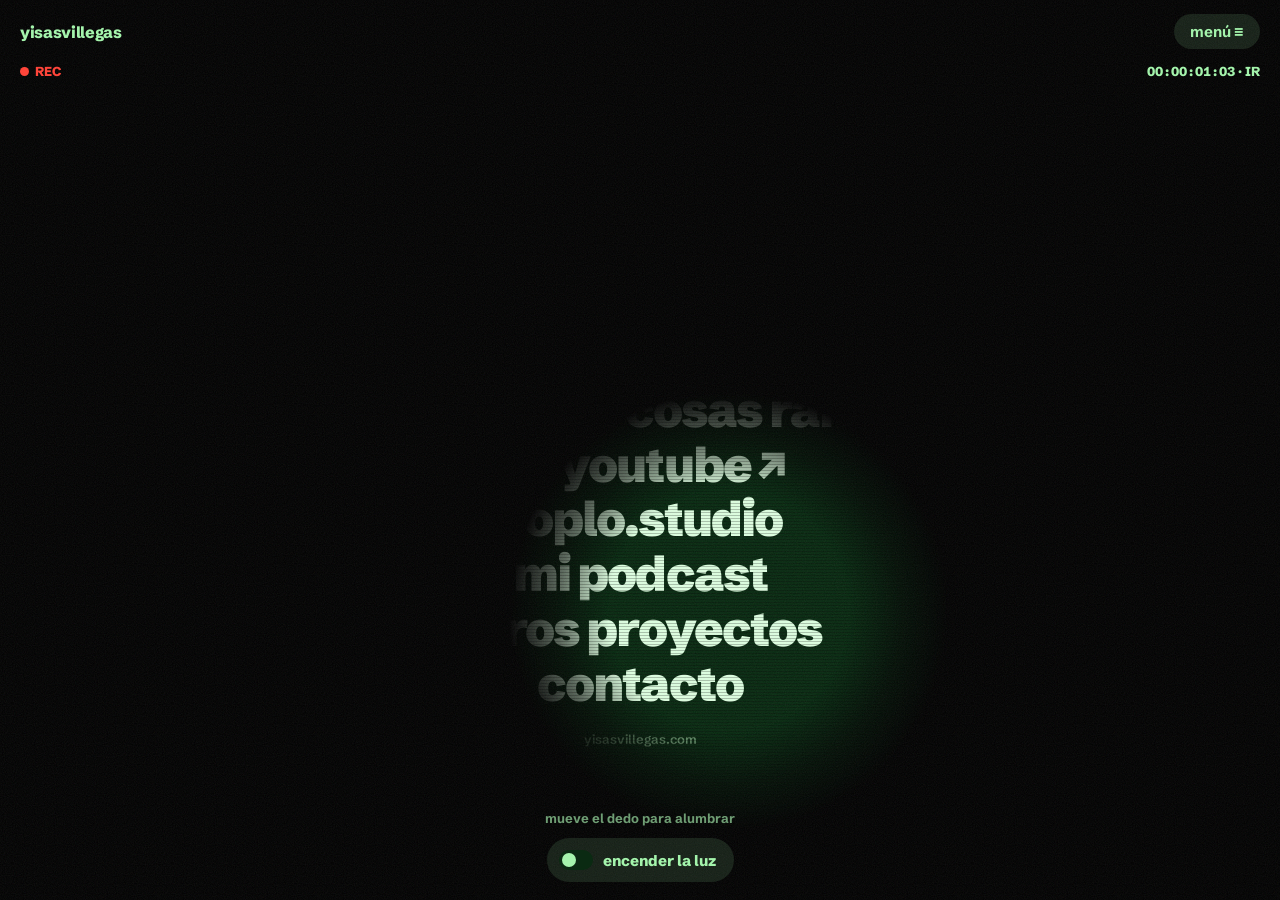
<file: index.html>
<!doctype html>
<html lang="es">
<head>
<meta charset="utf-8">
<meta name="robots" content="noindex">
<link rel="icon" href="data:image/svg+xml,%3Csvg xmlns=%22http://www.w3.org/2000/svg%22 viewBox=%220 0 100 100%22%3E%3Ccircle cx=%2250%22 cy=%2250%22 r=%2248%22 fill=%22%23F0E424%22/%3E%3Ccircle cx=%2236%22 cy=%2240%22 r=%226%22/%3E%3Ccircle cx=%2264%22 cy=%2240%22 r=%226%22/%3E%3Cpath d=%22M30 60q20 22 40 0%22 stroke=%22black%22 stroke-width=%227%22 fill=%22none%22 stroke-linecap=%22round%22/%3E%3C/svg%3E">
<meta name="viewport" content="width=device-width,initial-scale=1,viewport-fit=cover">
<title>Jesús Villegas</title>
<meta name="description" content="Solo gente rara aquí. Los proyectos, descubrimientos y cosas raras de Yisas Villegas.">
<link rel="preconnect" href="https://fonts.googleapis.com"><link rel="preconnect" href="https://fonts.gstatic.com" crossorigin>
<link href="https://fonts.googleapis.com/css2?family=Caveat:wght@600;700&family=Schibsted+Grotesk:wght@400;500;600;700;800;900&display=swap" rel="stylesheet">
<link rel="stylesheet" href="comun/base.css?v=1793653713">
<link rel="stylesheet" href="comun/noche.css?v=1793653713">
<style>
/* Portada: todo a oscuras. Tu dedo es una linterna infrarroja y donde alumbras aparecen sus secciones en verde. */
html,body{height:100%}
body{overflow:hidden}
.escena{--x:50%;--y:42%;--r:170px;position:fixed;inset:0;touch-action:none}
.verde{position:absolute;inset:0;background:var(--nv-fondo);color:var(--nv);display:flex;flex-direction:column;align-items:center;justify-content:center;gap:clamp(10px,2.2vh,22px);padding:90px 20px 110px;text-align:center;transition:background-color .6s,color .6s}
.lema{margin:0;font-size:15px;font-weight:700;color:var(--nv)}
.foto{width:clamp(110px,20vh,190px);aspect-ratio:1;border-radius:50%;transition:filter .6s}
.links{display:flex;flex-direction:column;align-items:center;gap:clamp(2px,.6vh,6px)}
.links a{font-weight:900;letter-spacing:-.04em;line-height:1.02;font-size:clamp(30px,5.4vh,54px);color:var(--nv-claro);text-decoration:none;text-transform:lowercase;padding:0 8px;border-radius:8px;transition:color .2s,transform .2s var(--ease-out)}
.links a:active{transform:scale(.97)}
@media (hover:hover) and (pointer:fine){.links a:hover{color:#fff}}
.dominio{margin:0;font-size:13px;font-weight:600;color:var(--soft)}
.oscuro{position:absolute;inset:0;background:#000;pointer-events:none;-webkit-mask-image:radial-gradient(circle var(--r) at var(--x) var(--y),transparent 0,transparent 55%,rgba(0,0,0,.6) 78%,#000 100%);mask-image:radial-gradient(circle var(--r) at var(--x) var(--y),transparent 0,transparent 55%,rgba(0,0,0,.6) 78%,#000 100%);transition:opacity .6s}
.abajo{position:fixed;z-index:46;left:0;right:0;bottom:calc(18px + env(safe-area-inset-bottom,0px));display:flex;flex-direction:column;align-items:center;gap:10px;padding:0 var(--gx)}
.pista{margin:0;font-size:13px;font-weight:700;color:var(--soft);transition:opacity .4s}
.tocado .pista{opacity:0}
.interruptor{display:inline-flex;align-items:center;gap:10px;border:0;border-radius:99px;padding:12px 18px 12px 12px;font-weight:800;font-size:15px;line-height:1;background:rgba(164,244,172,.12);color:var(--nv);transition:transform .16s var(--ease-out)}
.interruptor:active{transform:scale(.97)}
.interruptor i{width:34px;height:20px;border-radius:99px;background:#0a2a12;position:relative;transition:background-color .3s}
.interruptor i::after{content:"";position:absolute;left:3px;top:3px;width:14px;height:14px;border-radius:50%;background:var(--nv);transition:transform .3s var(--ease-out)}
/* luz encendida: el plató sin misterio, todo a la vista */
.luz .oscuro{opacity:0}
.luz .verde{background:#EDECE7;color:#0B0B0B}
.luz .links a{color:#0B0B0B}
.luz .lema,.luz .dominio{color:#3d3c38}
.luz .grano,.luz .lineas-tv,.luz .hud{opacity:0}
.luz .interruptor{background:#0B0B0B;color:#fff}
.luz .interruptor i{background:#F0E424}
.luz .interruptor i::after{transform:translateX(14px);background:#0B0B0B}
.luz{--top-fg:#0B0B0B;--menu-bg:rgba(0,0,0,.07);--menu-fg:#0B0B0B}
.luz .pista{opacity:0}
.grano,.lineas-tv,.hud{transition:opacity .5s}
</style>
</head>
<body>
<div class="grano" aria-hidden="true"></div>
<div class="lineas-tv" aria-hidden="true"></div>
<header class="top" style="z-index:47"><span class="home">yisasvillegas</span><a class="menu-btn" href="index.html" data-menu>menú ≡</a></header>
<div class="hud" aria-hidden="true"><span class="rec">REC</span><span><span id="tc">00:00:00:00</span> · IR</span></div>
<main class="escena" id="escena">
  <div class="verde">
    <img class="foto" src="comun/img/yisas.webp" alt="Jesús Villegas">
    <nav class="links" id="links" aria-label="Secciones"></nav>
    <p class="dominio">yisasvillegas.com</p>
  </div>
  <div class="oscuro" aria-hidden="true"></div>
</main>
<div class="abajo">
  <p class="pista">mueve el dedo para alumbrar</p>
  <button class="interruptor" id="interruptor" type="button" aria-pressed="false"><i aria-hidden="true"></i><span>encender la luz</span></button>
</div>
<script src="comun/datos.js?v=1793653713"></script>
<script src="comun/ui.js?v=1793653713"></script>
<script>
(function(){
  var Y=window.YISAS, reduce=YUI.reduce;
  document.getElementById('links').innerHTML=Y.secciones.map(function(s){
    return '<a href="'+s.href+'"'+(s.fuera?' target="_blank" rel="noopener"':'')+'>'+YUI.esc(s.texto)+(s.fuera?' ↗':'')+'</a>';
  }).join('');

  var esc=document.getElementById('escena'), tc=document.getElementById('tc'), manual=0, t0=performance.now(), raf=0, lx=0, ly=0;
  var R=window.innerWidth<600?150:220;
  esc.style.setProperty('--r',R+'px');
  function set(x,y){ lx=x; ly=y; esc.style.setProperty('--x',x.toFixed(1)+'px'); esc.style.setProperty('--y',y.toFixed(1)+'px'); }
  function sigue(e){ set(e.clientX,e.clientY); manual=performance.now()+3500; document.body.classList.add('tocado'); }
  esc.addEventListener('pointermove',sigue);
  esc.addEventListener('pointerdown',sigue);
  // con teclado: la linterna va al enlace que tiene el foco
  document.getElementById('links').addEventListener('focusin',function(e){
    var r=e.target.getBoundingClientRect(); set(r.left+r.width/2,r.top+r.height/2); manual=performance.now()+6000;
  });

  // si nadie toca, la linterna busca sola por la habitación
  function frame(t){
    raf=requestAnimationFrame(frame);
    if(t>manual && !reduce){
      var w=innerWidth, h=innerHeight, k=(t-t0)/1000;
      var ax=w<700?.28:Math.min(.2,260/w);
      var tx=w*(.5+ax*Math.sin(k*.55)), ty=h*(.5+.24*Math.sin(k*.83+1.1));
      set(lx+(tx-lx)*.06, ly+(ty-ly)*.06);
    }
    var s=(t-t0)/1000;
    tc.textContent='00:'+YUI.pad(Math.floor(s/60)%60)+':'+YUI.pad(Math.floor(s)%60)+':'+YUI.pad(Math.floor((s%1)*25));
  }
  set(innerWidth/2,innerHeight*.42);
  raf=requestAnimationFrame(frame);

  var sw=document.getElementById('interruptor');
  sw.addEventListener('click',function(){
    var on=document.body.classList.toggle('luz');
    sw.setAttribute('aria-pressed',on?'true':'false');
    sw.querySelector('span').textContent=on?'apagar la luz':'encender la luz';
  });
  window.addEventListener('resize',function(){ R=window.innerWidth<600?150:220; esc.style.setProperty('--r',R+'px'); });
})();
</script>
</body>
</html>
</file>
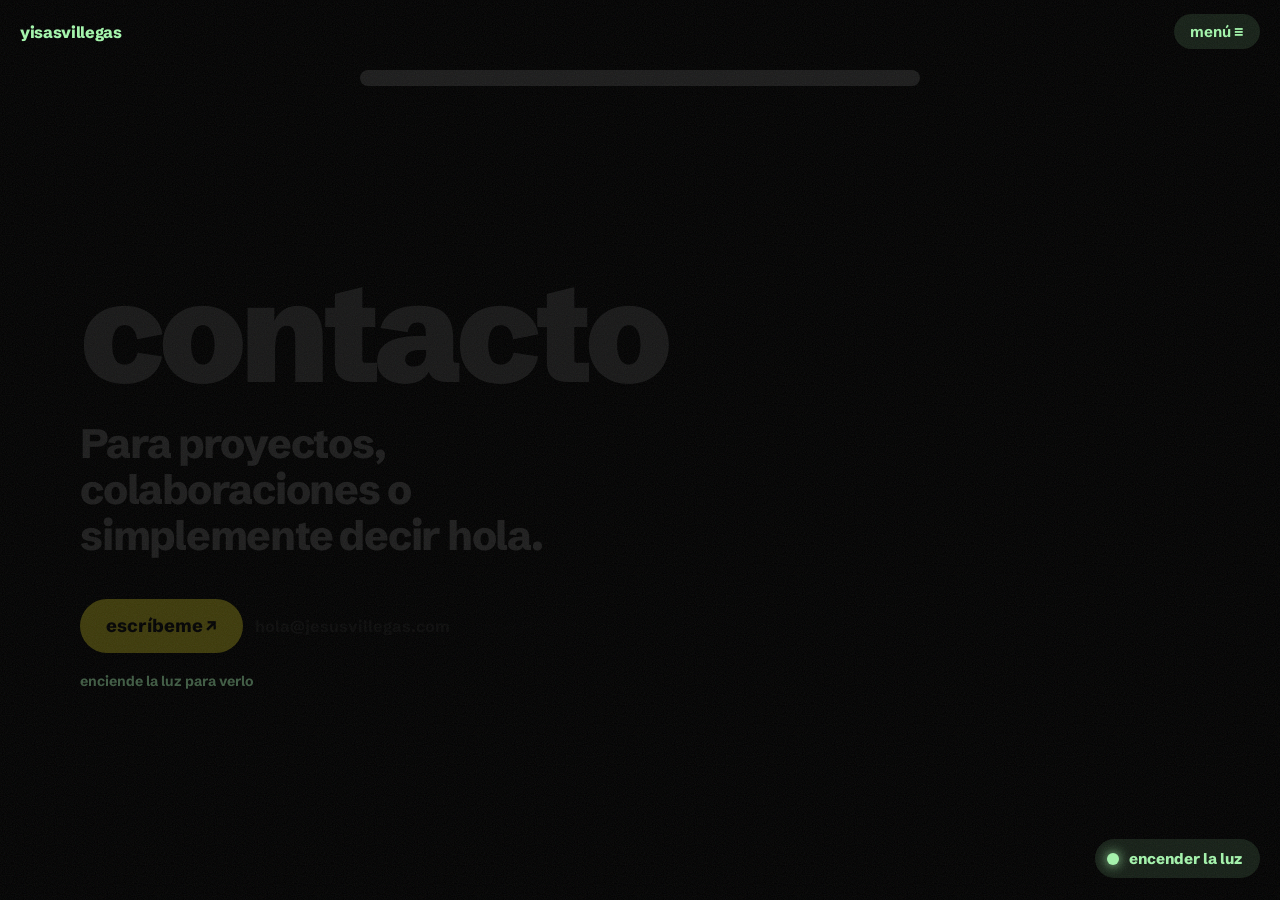
<file: contacto.html>
<!doctype html>
<html lang="es">
<head>
<meta charset="utf-8">
<meta name="robots" content="noindex">
<link rel="icon" href="data:image/svg+xml,%3Csvg xmlns=%22http://www.w3.org/2000/svg%22 viewBox=%220 0 100 100%22%3E%3Ccircle cx=%2250%22 cy=%2250%22 r=%2248%22 fill=%22%23F0E424%22/%3E%3Ccircle cx=%2236%22 cy=%2240%22 r=%226%22/%3E%3Ccircle cx=%2264%22 cy=%2240%22 r=%226%22/%3E%3Cpath d=%22M30 60q20 22 40 0%22 stroke=%22black%22 stroke-width=%227%22 fill=%22none%22 stroke-linecap=%22round%22/%3E%3C/svg%3E">
<meta name="viewport" content="width=device-width,initial-scale=1,viewport-fit=cover">
<title>contacto · Jesús Villegas</title>
<link rel="preconnect" href="https://fonts.googleapis.com"><link rel="preconnect" href="https://fonts.gstatic.com" crossorigin>
<link href="https://fonts.googleapis.com/css2?family=Caveat:wght@600;700&family=Schibsted+Grotesk:wght@400;500;600;700;800;900&display=swap" rel="stylesheet">
<link rel="stylesheet" href="comun/base.css?v=1793653713">
<link rel="stylesheet" href="comun/noche.css?v=1793653713">
<style>
/* Contacto: el final de la noche. Se enciende el fluorescente, todo se queda en blanco y aparece cómo escribirle. */
body{background:#000;transition:background-color .2s}
.tubo{position:fixed;z-index:2;top:calc(70px + env(safe-area-inset-top,0px));left:50%;width:min(560px,74vw);height:16px;margin-left:calc(min(560px,74vw) / -2);border-radius:8px;background:#1a1a1a}
.encendido .tubo{animation:tubo 1.1s steps(1,end) forwards}
@keyframes tubo{0%{background:#fff;box-shadow:0 0 60px 20px rgba(255,255,255,.6)}10%{background:#1a1a1a;box-shadow:none}22%{background:#fff;box-shadow:0 0 60px 20px rgba(255,255,255,.6)}30%{background:#333;box-shadow:none}44%,100%{background:#fff;box-shadow:0 0 90px 30px rgba(255,255,255,.7)}}
.velo{position:fixed;inset:0;z-index:0;background:#F7F7F2;opacity:0;pointer-events:none}
.encendido .velo{animation:velo 1.1s steps(1,end) forwards}
@keyframes velo{0%{opacity:.7}10%{opacity:0}22%{opacity:.85}30%{opacity:.1}44%,100%{opacity:1}}
main{position:relative;z-index:1;min-height:100svh;display:flex;flex-direction:column;justify-content:center;padding-top:130px;padding-bottom:70px}
h1{color:#161616;transition:color .3s .5s}
.frase{margin:26px 0 0;font-weight:800;font-size:clamp(26px,3.2vw,44px);letter-spacing:-.03em;line-height:1.12;max-width:22ch;color:#1c1c1c;transition:color .3s .5s}
.acciones{display:flex;flex-wrap:wrap;align-items:center;gap:12px;margin-top:40px;opacity:.25;transition:opacity .4s .55s}
.acciones .btn{background:var(--amarillo);color:#0B0B0B;font-size:18px;padding:18px 26px}
.acciones .mail{font-weight:700;font-size:16px;color:#2a2a2a;word-break:break-all}
.acciones .copiar{border:0;border-radius:99px;padding:10px 14px;font-weight:800;font-size:13px;background:rgba(0,0,0,.08);color:#0B0B0B}
.interruptor{position:fixed;z-index:3;right:var(--gx);bottom:calc(22px + env(safe-area-inset-bottom,0px));display:inline-flex;align-items:center;gap:10px;border:0;border-radius:99px;padding:12px 18px 12px 12px;font-weight:800;font-size:15px;line-height:1;background:rgba(164,244,172,.12);color:var(--nv);transition:transform .16s var(--ease-out),background-color .3s,color .3s}
.interruptor:active{transform:scale(.97)}
.interruptor i{width:12px;height:12px;border-radius:50%;background:var(--nv);box-shadow:0 0 12px var(--nv)}
.pista{margin:18px 0 0;font-size:14px;font-weight:700;color:#3e5a42;transition:opacity .3s}
.encendido h1{color:#0B0B0B}
.encendido .frase{color:#0B0B0B}
.encendido .acciones{opacity:1}
.encendido .pista{opacity:0}
.encendido .interruptor{background:#0B0B0B;color:#fff}
.encendido .interruptor i{background:var(--amarillo);box-shadow:none}
.encendido .grano{opacity:0}
body.encendido{--top-fg:#0B0B0B;--menu-bg:rgba(0,0,0,.07);--menu-fg:#0B0B0B}
.grano{transition:opacity .4s .5s}
</style>
</head>
<body>
<div class="grano" aria-hidden="true"></div>
<div class="velo" aria-hidden="true"></div>
<span class="tubo" aria-hidden="true"></span>
<header class="top"><a class="home" href="index.html">yisasvillegas</a><a class="menu-btn" href="index.html" data-menu>menú ≡</a></header>
<main class="wrap">
  <h1 class="h-xl">contacto</h1>
  <p class="frase" id="frase"></p>
  <div class="acciones">
    <a class="btn" id="escribe"></a>
    <span class="mail" id="mail"></span>
    <button class="copiar" type="button" id="copiar">copiar el correo</button>
  </div>
  <p class="pista">enciende la luz para verlo</p>
</main>
<button class="interruptor" id="luz" type="button" aria-pressed="false"><i aria-hidden="true"></i><span>encender la luz</span></button>
<script src="comun/datos.js?v=1793653713"></script>
<script src="comun/ui.js?v=1793653713"></script>
<script>
(function(){
  var Y=window.YISAS, C=Y.contacto;
  document.getElementById('frase').textContent=C.texto;
  var esc=document.getElementById('escribe'); esc.href='mailto:'+Y.email; esc.textContent=C.boton+' ↗';
  document.getElementById('mail').textContent=Y.email;
  var b=document.body, luz=document.getElementById('luz'), auto=0;
  function pon(on){
    b.classList.toggle('encendido',on);
    luz.setAttribute('aria-pressed',on?'true':'false');
    luz.querySelector('span').textContent=on?'apagar la luz':'encender la luz';
  }
  luz.addEventListener('click',function(){ clearTimeout(auto); pon(!b.classList.contains('encendido')); });
  auto=setTimeout(function(){ pon(true); },YUI.reduce?300:2200);
  document.getElementById('copiar').addEventListener('click',function(){
    var bt=this;
    function ok(){ bt.textContent='copiado ☺︎'; setTimeout(function(){ bt.textContent='copiar el correo'; },1800); }
    if(navigator.clipboard) navigator.clipboard.writeText(Y.email).then(ok,function(){ bt.textContent=Y.email; });
    else bt.textContent=Y.email;
  });
})();
</script>
</body>
</html>
</file>
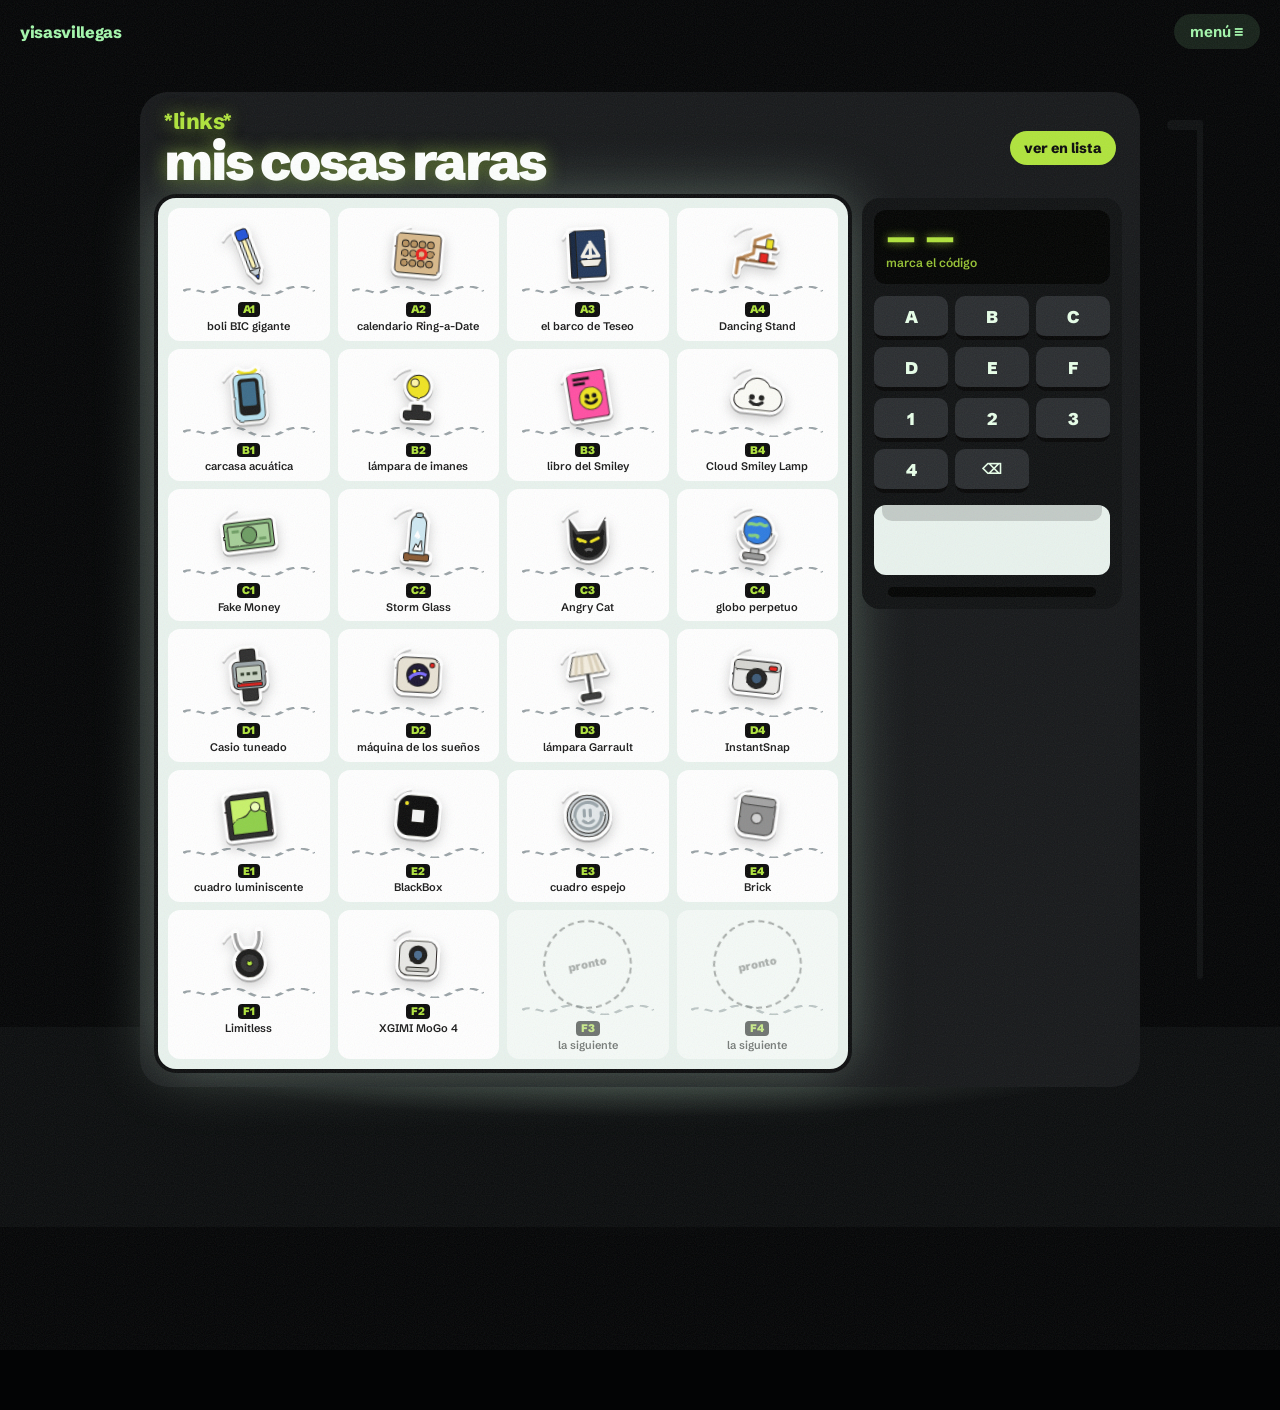
<file: cosas-raras.html>
<!doctype html>
<html lang="es">
<head>
<meta charset="utf-8">
<meta name="robots" content="noindex">
<link rel="icon" href="data:image/svg+xml,%3Csvg xmlns=%22http://www.w3.org/2000/svg%22 viewBox=%220 0 100 100%22%3E%3Ccircle cx=%2250%22 cy=%2250%22 r=%2248%22 fill=%22%23F0E424%22/%3E%3Ccircle cx=%2236%22 cy=%2240%22 r=%226%22/%3E%3Ccircle cx=%2264%22 cy=%2240%22 r=%226%22/%3E%3Cpath d=%22M30 60q20 22 40 0%22 stroke=%22black%22 stroke-width=%227%22 fill=%22none%22 stroke-linecap=%22round%22/%3E%3C/svg%3E">
<meta name="viewport" content="width=device-width,initial-scale=1,viewport-fit=cover">
<title>mis cosas raras · Jesús Villegas</title>
<link rel="preconnect" href="https://fonts.googleapis.com"><link rel="preconnect" href="https://fonts.gstatic.com" crossorigin>
<link href="https://fonts.googleapis.com/css2?family=Caveat:wght@600;700&family=Schibsted+Grotesk:wght@400;500;600;700;800;900&display=swap" rel="stylesheet">
<link rel="stylesheet" href="comun/base.css?v=1793653713">
<link rel="stylesheet" href="comun/noche.css?v=1793653713">
<link rel="stylesheet" href="comun/maquina.css?v=1793653713">
<style>
/* Cosas raras: una máquina expendedora encendida en una calle a oscuras. Es la única luz y alumbra el suelo. */
body{background:#030405;min-height:100svh}
.calle{position:relative;padding-top:92px;padding-bottom:140px;isolation:isolate}
.calle::before{content:"";position:absolute;z-index:-1;left:50%;top:60px;width:min(1400px,180vw);height:110%;transform:translateX(-50%);background:radial-gradient(closest-side,rgba(214,255,226,.16),rgba(214,255,226,.05) 55%,transparent 75%);pointer-events:none}
.acera{position:absolute;z-index:-1;left:0;right:0;bottom:0;height:200px;background:#0a0c0d}
.acera::before{content:"";position:absolute;left:50%;top:0;width:min(900px,120vw);height:90px;transform:translateX(-50%);background:radial-gradient(closest-side,rgba(214,255,226,.22),transparent);pointer-events:none}
.farola{position:absolute;z-index:-1;right:6%;top:120px;width:6px;height:70%;background:#0d0f10;border-radius:3px}
.farola::before{content:"";position:absolute;top:0;left:-30px;width:36px;height:10px;border-radius:5px;background:#0d0f10}
@media (max-width:820px){.farola{display:none}}
</style>
</head>
<body data-up>
<div class="grano" aria-hidden="true"></div>
<header class="top"><a class="home" href="index.html">yisasvillegas</a><a class="menu-btn" href="index.html" data-menu>menú ≡</a></header>
<main class="calle">
  <span class="farola" aria-hidden="true"></span>
  <div class="wrap"><div id="maquina"></div></div>
  <div class="acera" aria-hidden="true"></div>
</main>
<script src="comun/datos.js?v=1793653713"></script>
<script src="comun/ui.js?v=1793653713"></script>
<script src="comun/objetos.js?v=1793653713"></script>
<script src="comun/maquina.js?v=1793653713"></script>
<script>Maquina.montar(document.getElementById('maquina'),{tema:'noche'});</script>
</body>
</html>
</file>
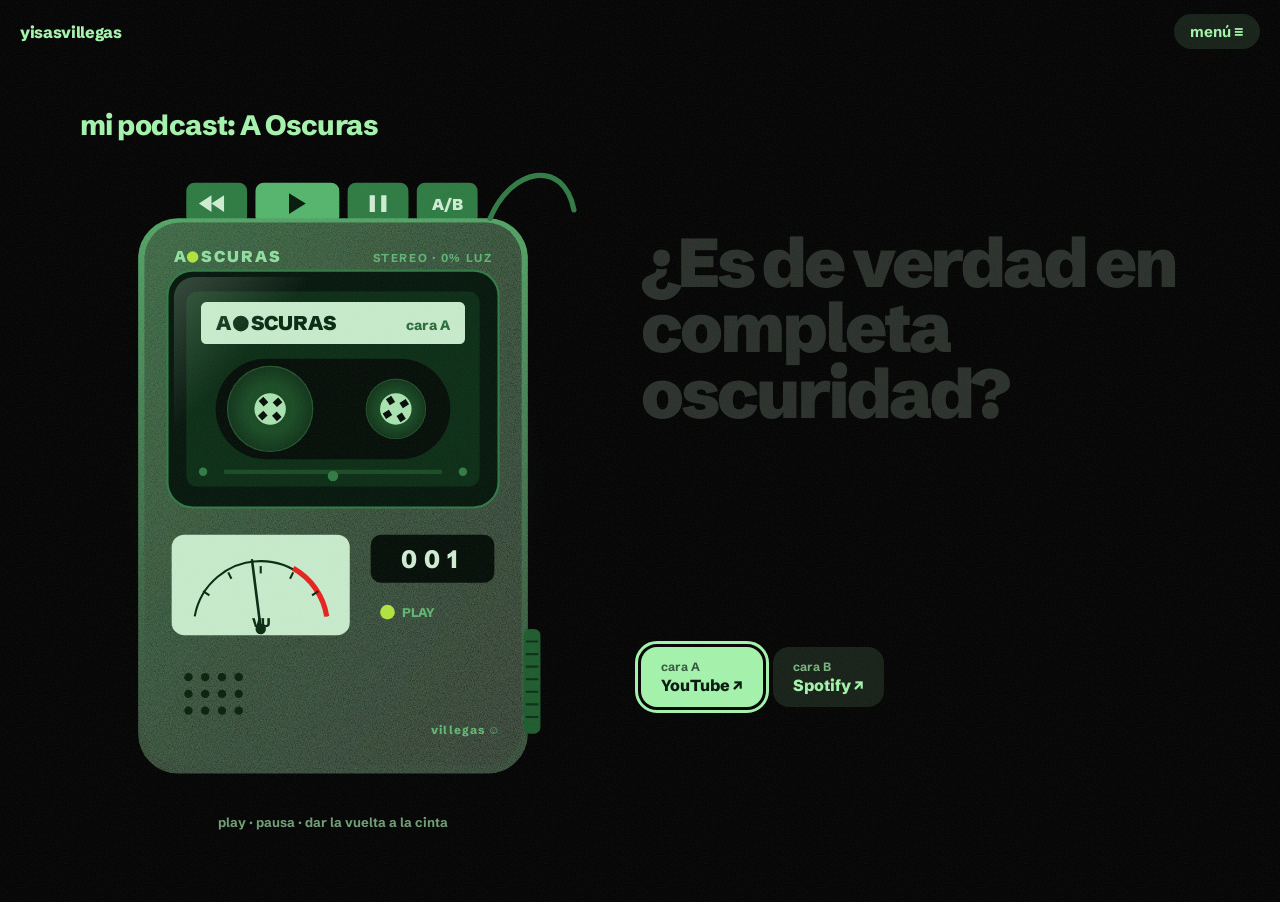
<file: podcast.html>
<!doctype html>
<html lang="es">
<head>
<meta charset="utf-8">
<meta name="robots" content="noindex">
<link rel="icon" href="data:image/svg+xml,%3Csvg xmlns=%22http://www.w3.org/2000/svg%22 viewBox=%220 0 100 100%22%3E%3Ccircle cx=%2250%22 cy=%2250%22 r=%2248%22 fill=%22%23F0E424%22/%3E%3Ccircle cx=%2236%22 cy=%2240%22 r=%226%22/%3E%3Ccircle cx=%2264%22 cy=%2240%22 r=%226%22/%3E%3Cpath d=%22M30 60q20 22 40 0%22 stroke=%22black%22 stroke-width=%227%22 fill=%22none%22 stroke-linecap=%22round%22/%3E%3C/svg%3E">
<meta name="viewport" content="width=device-width,initial-scale=1,viewport-fit=cover">
<title>mi podcast · Jesús Villegas</title>
<link rel="preconnect" href="https://fonts.googleapis.com"><link rel="preconnect" href="https://fonts.gstatic.com" crossorigin>
<link href="https://fonts.googleapis.com/css2?family=Schibsted+Grotesk:wght@400;500;600;700;800;900&display=swap" rel="stylesheet">
<link rel="stylesheet" href="comun/base.css?v=1793653713">
<link rel="stylesheet" href="comun/noche.css?v=1793653713">
<style>
/* Mi podcast: un walkman grabado con la cámara nocturna de A Oscuras. La cinta se ve a través de la tapa,
   las bobinas se vacían y se llenan, la aguja baila y salen la pregunta y el "Sí." como subtítulos. */
main{min-height:100svh;padding-top:104px;padding-bottom:70px;display:grid;grid-template-columns:minmax(0,.95fr) minmax(0,1.05fr);gap:56px;align-items:center}
h1{margin:0 0 22px;font-weight:800;font-size:clamp(20px,2.2vw,28px);letter-spacing:-.02em;color:var(--nv)}
.walkman{position:relative;width:min(440px,100%);margin:0 auto}
.walkman::before{content:"";position:absolute;inset:-12% -18%;background:radial-gradient(closest-side,rgba(120,230,140,.20),transparent 72%);z-index:-1}
.walkman svg{width:100%;height:auto;display:block;overflow:visible}
.tecla{cursor:pointer;outline:none}
.tecla rect{transition:transform .08s}
.tecla:active rect.cap,.tecla.on rect.cap{transform:translateY(5px)}
.tecla:focus-visible rect.cap{stroke:#fff;stroke-width:2.5}
.cubo{transform-box:fill-box;transform-origin:center}
.subs{min-height:clamp(240px,36vh,400px);display:flex;flex-direction:column;justify-content:center}
.subs .preg{margin:0;font-weight:900;letter-spacing:-.045em;line-height:.95;font-size:clamp(38px,5.4vw,78px);color:var(--nv-claro);max-width:13ch;opacity:.18;transition:opacity .5s}
.subs .resp{margin:12px 0 0;font-weight:900;letter-spacing:-.06em;line-height:.85;font-size:clamp(110px,16vw,240px);color:var(--nv);opacity:0;transform:translateY(16px);transition:opacity .4s,transform .7s var(--ease-out);text-shadow:0 0 36px rgba(164,244,172,.45)}
.subs.p1 .preg{opacity:1}
.subs.p2 .resp{opacity:1;transform:none}
.ayuda{margin:16px 0 0;text-align:center;font-size:13px;font-weight:700;color:var(--soft)}
.caras{display:flex;flex-wrap:wrap;gap:10px;margin-top:34px}
.caras a{flex-direction:column;align-items:flex-start;gap:4px;border-radius:16px;padding:14px 20px}
.caras a small{font-weight:700;font-size:12px;opacity:.7}
.caras a.activa{outline:3px solid var(--nv);outline-offset:3px}
@media (max-width:860px){
  main{grid-template-columns:minmax(0,1fr);gap:24px;align-content:start}
  .walkman{width:min(360px,100%)}
  .subs{min-height:0}
}
</style>
</head>
<body>
<div class="grano" aria-hidden="true"></div>
<header class="top"><a class="home" href="index.html">yisasvillegas</a><a class="menu-btn" href="index.html" data-menu>menú ≡</a></header>
<main class="wrap">
  <section>
    <h1 id="tit"></h1>
    <div class="walkman">
      <svg viewBox="0 0 420 600" role="group" aria-label="Walkman con la cinta de A Oscuras">
        <defs>
          <linearGradient id="cuerpo" x1="0" y1="0" x2="1" y2="1"><stop offset="0" stop-color="#1c5a2b"/><stop offset=".55" stop-color="#0c3517"/><stop offset="1" stop-color="#05200c"/></linearGradient>
          <linearGradient id="canto" x1="0" y1="0" x2="0" y2="1"><stop offset="0" stop-color="#3f9c58"/><stop offset="1" stop-color="#0a2d13"/></linearGradient>
          <linearGradient id="cristal" x1="0" y1="0" x2="1" y2="1"><stop offset="0" stop-color="#d9ffde" stop-opacity=".22"/><stop offset=".35" stop-color="#d9ffde" stop-opacity="0"/></linearGradient>
          <radialGradient id="cinta" cx=".5" cy=".5" r=".5"><stop offset=".55" stop-color="#174a22"/><stop offset=".96" stop-color="#0f3318"/><stop offset="1" stop-color="#2d6a3a"/></radialGradient>
          <filter id="ruido" x="0" y="0" width="100%" height="100%"><feTurbulence type="fractalNoise" baseFrequency="1.2" numOctaves="2" seed="9" result="n"/><feColorMatrix in="n" values="0 0 0 0 .8  0 0 0 0 1  0 0 0 0 .8  0 0 0 .1 0" result="m"/><feComposite in="m" in2="SourceGraphic" operator="in" result="g"/><feMerge><feMergeNode in="SourceGraphic"/><feMergeNode in="g"/></feMerge></filter>
          <clipPath id="ventana"><rect x="58" y="104" width="304" height="214" rx="20"/></clipPath>
        </defs>

        <!-- teclas de arriba -->
        <g class="tecla" id="k-rew" role="button" tabindex="0" aria-label="Rebobinar"><rect x="70" y="20" width="58" height="46" rx="8" fill="#0a2a12"/><rect class="cap" x="70" y="14" width="58" height="40" rx="8" fill="#2c7a41"/><path d="M106 26l-12 8 12 8zM94 26l-12 8 12 8z" fill="#cfeed3"/></g>
        <g class="tecla" id="k-play" role="button" tabindex="0" aria-label="Play"><rect x="136" y="20" width="80" height="46" rx="8" fill="#0a2a12"/><rect class="cap" x="136" y="14" width="80" height="40" rx="8" fill="#53b56b"/><path d="M168 24l16 10-16 10z" fill="#04170a"/></g>
        <g class="tecla" id="k-stop" role="button" tabindex="0" aria-label="Pausa"><rect x="224" y="20" width="58" height="46" rx="8" fill="#0a2a12"/><rect class="cap" x="224" y="14" width="58" height="40" rx="8" fill="#2c7a41"/><rect x="245" y="26" width="5" height="16" fill="#cfeed3"/><rect x="256" y="26" width="5" height="16" fill="#cfeed3"/></g>
        <g class="tecla" id="k-flip" role="button" tabindex="0" aria-label="Dar la vuelta a la cinta"><rect x="290" y="20" width="58" height="46" rx="8" fill="#0a2a12"/><rect class="cap" x="290" y="14" width="58" height="40" rx="8" fill="#2c7a41"/><text x="319" y="40" text-anchor="middle" font-family="Schibsted Grotesk,Arial" font-weight="900" font-size="15" fill="#cfeed3">A/B</text></g>

        <!-- cuerpo -->
        <g filter="url(#ruido)">
          <rect x="24" y="48" width="372" height="530" rx="38" fill="url(#canto)"/>
          <rect x="30" y="52" width="360" height="518" rx="34" fill="url(#cuerpo)"/>
        </g>
        <text x="58" y="90" font-family="Schibsted Grotesk,Arial" font-weight="900" font-size="15" letter-spacing="2" fill="#8fe09f">A</text>
        <circle cx="76" cy="85" r="5.5" fill="#B0E43C"/>
        <text x="84" y="90" font-family="Schibsted Grotesk,Arial" font-weight="900" font-size="15" letter-spacing="2" fill="#8fe09f">SCURAS</text>
        <text x="362" y="90" text-anchor="end" font-family="Schibsted Grotesk,Arial" font-weight="700" font-size="11" letter-spacing="1.5" fill="#5fb672">STEREO · 0% LUZ</text>

        <!-- tapa con la cinta dentro -->
        <rect x="52" y="98" width="316" height="226" rx="24" fill="#03140a" stroke="#2f7a43" stroke-width="2"/>
        <g clip-path="url(#ventana)">
          <rect x="70" y="118" width="280" height="186" rx="10" fill="#0a2d14" opacity=".95"/>
          <rect x="84" y="128" width="252" height="40" rx="5" fill="#c8eccc"/>
          <text x="98" y="155" font-family="Schibsted Grotesk,Arial" font-weight="900" font-size="19" fill="#06280f">A</text>
          <circle cx="122" cy="148.5" r="7.5" fill="#06280f"/>
          <text x="132" y="155" font-family="Schibsted Grotesk,Arial" font-weight="900" font-size="19" fill="#06280f">SCURAS</text>
          <text id="lado" x="322" y="155" text-anchor="end" font-family="Schibsted Grotesk,Arial" font-weight="800" font-size="13" fill="#2b6b38">cara A</text>
          <rect x="98" y="182" width="224" height="96" rx="48" fill="#020b05"/>
          <circle id="rL" cx="150" cy="230" r="44" fill="url(#cinta)"/>
          <circle id="rR" cx="270" cy="230" r="26" fill="url(#cinta)"/>
          <g class="cubo" id="hL"><circle cx="150" cy="230" r="15" fill="#a9e3b0"/><g fill="#020b05"><rect x="147" y="217" width="6" height="7"/><rect x="147" y="236" width="6" height="7"/><rect x="137" y="227" width="7" height="6"/><rect x="156" y="227" width="7" height="6"/></g></g>
          <g class="cubo" id="hR"><circle cx="270" cy="230" r="15" fill="#a9e3b0"/><g fill="#020b05"><rect x="267" y="217" width="6" height="7"/><rect x="267" y="236" width="6" height="7"/><rect x="257" y="227" width="7" height="6"/><rect x="276" y="227" width="7" height="6"/></g></g>
          <path d="M106 290 L314 290" stroke="#174a22" stroke-width="4"/>
          <circle cx="86" cy="290" r="4" fill="#2f7a43"/><circle cx="334" cy="290" r="4" fill="#2f7a43"/><circle cx="210" cy="294" r="5" fill="#2f7a43"/>
          <path d="M58 104 L250 104 L120 318 L58 318 Z" fill="url(#cristal)"/>
        </g>

        <!-- vúmetro -->
        <rect x="56" y="350" width="170" height="96" rx="12" fill="#c8eccc"/>
        <path d="M78 428 A64 64 0 0 1 204 428" fill="none" stroke="#06280f" stroke-width="2"/>
        <path d="M172 382 A64 64 0 0 1 204 428" fill="none" stroke="#E8201C" stroke-width="5"/>
        <g stroke="#06280f" stroke-width="2"><path d="M86 404l6 4"/><path d="M110 386l3 6"/><path d="M141 380v7"/><path d="M172 386l-3 6"/><path d="M196 404l-6 4"/></g>
        <text x="141" y="438" text-anchor="middle" font-family="Schibsted Grotesk,Arial" font-weight="900" font-size="12" fill="#06280f">VU</text>
        <line id="aguja" x1="141" y1="440" x2="141" y2="374" stroke="#06280f" stroke-width="2.5" stroke-linecap="round" transform="rotate(-42 141 440)"/>
        <circle cx="141" cy="440" r="5" fill="#06280f"/>

        <!-- contador y luz -->
        <rect x="246" y="350" width="118" height="46" rx="10" fill="#020b05"/>
        <text id="contador" x="305" y="382" text-anchor="middle" font-family="Schibsted Grotesk,Arial" font-weight="800" font-size="24" letter-spacing="6" fill="#cfeed3">000</text>
        <circle id="led" cx="262" cy="424" r="7" fill="#0e3a18"/>
        <text x="276" y="429" font-family="Schibsted Grotesk,Arial" font-weight="800" font-size="12" fill="#5fb672">PLAY</text>

        <!-- altavoz y rueda de volumen -->
        <g fill="#05200c"><circle cx="72" cy="486" r="4"/><circle cx="88" cy="486" r="4"/><circle cx="104" cy="486" r="4"/><circle cx="120" cy="486" r="4"/><circle cx="72" cy="502" r="4"/><circle cx="88" cy="502" r="4"/><circle cx="104" cy="502" r="4"/><circle cx="120" cy="502" r="4"/><circle cx="72" cy="518" r="4"/><circle cx="88" cy="518" r="4"/><circle cx="104" cy="518" r="4"/><circle cx="120" cy="518" r="4"/></g>
        <rect x="392" y="440" width="16" height="100" rx="6" fill="#1c5a2b"/>
        <g stroke="#0a2d13" stroke-width="2"><path d="M394 452h12M394 464h12M394 476h12M394 488h12M394 500h12M394 512h12M394 524h12"/></g>
        <text x="370" y="540" text-anchor="end" font-family="Schibsted Grotesk,Arial" font-weight="800" font-size="11" letter-spacing="1" fill="#5fb672">villegas ☺︎</text>
        <!-- cable de los cascos -->
        <path d="M360 48 C380 0 430 -10 440 40" fill="none" stroke="#2f7a43" stroke-width="5" stroke-linecap="round"/>
      </svg>
    </div>
    <p class="ayuda">play · pausa · dar la vuelta a la cinta</p>
  </section>
  <section>
    <div class="subs" id="subs" aria-live="polite">
      <p class="preg" id="preg"></p>
      <p class="resp" id="resp"></p>
    </div>
    <div class="caras">
      <a class="btn-nv activa" id="yt" target="_blank" rel="noopener"><small>cara A</small>YouTube ↗</a>
      <a class="btn-nv sec" id="sp" target="_blank" rel="noopener"><small>cara B</small>Spotify ↗</a>
    </div>
  </section>
</main>
<script src="comun/datos.js?v=1793653713"></script>
<script src="comun/ui.js?v=1793653713"></script>
<script>
(function(){
  var P=window.YISAS.podcast, reduce=YUI.reduce;
  document.getElementById('tit').textContent=P.titulo;
  document.getElementById('preg').textContent=P.pregunta;
  document.getElementById('resp').textContent=P.respuesta;
  var yt=document.getElementById('yt'), sp=document.getElementById('sp');
  yt.href=P.youtube; sp.href=P.spotify;

  var $=function(id){ return document.getElementById(id); };
  var subs=$('subs'), hL=$('hL'), hR=$('hR'), rL=$('rL'), rR=$('rR'), aguja=$('aguja'), led=$('led'), cont=$('contador'), lado=$('lado');
  var sonando=false, rapido=false, ang=0, pos=.15, vu=-42, cnt=0, t1=0, t2=0, last=0, b=false, ac=null;
  function clic(){ try{ ac=ac||new (window.AudioContext||window.webkitAudioContext)(); var o=ac.createOscillator(),g=ac.createGain(); o.type='square'; o.frequency.value=240; g.gain.setValueAtTime(.06,ac.currentTime); g.gain.exponentialRampToValueAtTime(.0001,ac.currentTime+.06); o.connect(g).connect(ac.destination); o.start(); o.stop(ac.currentTime+.07);}catch(e){} }
  function pulsa(id){ var k=$(id); k.classList.add('on'); setTimeout(function(){ k.classList.remove('on'); },160); }
  function frame(t){
    requestAnimationFrame(frame);
    var dt=Math.min(.05,(t-last)/1000||0); last=t;
    var vel = sonando ? (rapido?-9:1) : 0;
    if(vel){
      pos=Math.max(0,Math.min(1,pos+dt*.012*vel));
      if(pos===0) rapido=false;
      ang+=dt*(rapido?-1100:160);
      cnt+=dt*(rapido?-40:4); if(cnt<0) cnt=0;
      cont.textContent=('00'+Math.floor(cnt)%1000).slice(-3);
    }
    var objetivo = sonando && !rapido ? -18+Math.sin(t/180)*16+Math.sin(t/57)*9+Math.random()*6 : -42;
    vu+= (objetivo-vu)*.18;
    aguja.setAttribute('transform','rotate('+vu.toFixed(1)+' 141 440)');
    var a=44-18*pos, c=26+18*pos;
    rL.setAttribute('r',a.toFixed(1)); rR.setAttribute('r',c.toFixed(1));
    hL.style.transform='rotate('+ang.toFixed(1)+'deg)'; hR.style.transform='rotate('+(ang*1.2).toFixed(1)+'deg)';
  }
  function play(){
    if(sonando && !rapido) return;
    sonando=true; rapido=false; led.setAttribute('fill','#B0E43C');
    subs.classList.remove('p1','p2');
    clearTimeout(t1); clearTimeout(t2);
    t1=setTimeout(function(){ subs.classList.add('p1'); },reduce?0:500);
    t2=setTimeout(function(){ subs.classList.add('p2'); },reduce?0:2600);
  }
  function pausa(){ sonando=false; rapido=false; led.setAttribute('fill','#0e3a18'); clearTimeout(t1); clearTimeout(t2); }
  function rew(){ sonando=true; rapido=true; led.setAttribute('fill','#0e3a18'); }
  function flip(){
    b=!b; lado.textContent=b?'cara B':'cara A';
    yt.classList.toggle('activa',!b); sp.classList.toggle('activa',b);
    yt.classList.toggle('sec',b); sp.classList.toggle('sec',!b);
    pos=1-pos;
  }
  var acciones={'k-play':play,'k-stop':pausa,'k-rew':rew,'k-flip':flip};
  Object.keys(acciones).forEach(function(id){
    var k=$(id);
    function go(){ clic(); pulsa(id); acciones[id](); }
    k.addEventListener('click',go);
    k.addEventListener('keydown',function(e){ if(e.key==='Enter'||e.key===' '){ e.preventDefault(); go(); } });
  });
  requestAnimationFrame(frame);
  setTimeout(play,reduce?0:900);
})();
</script>
</body>
</html>
</file>
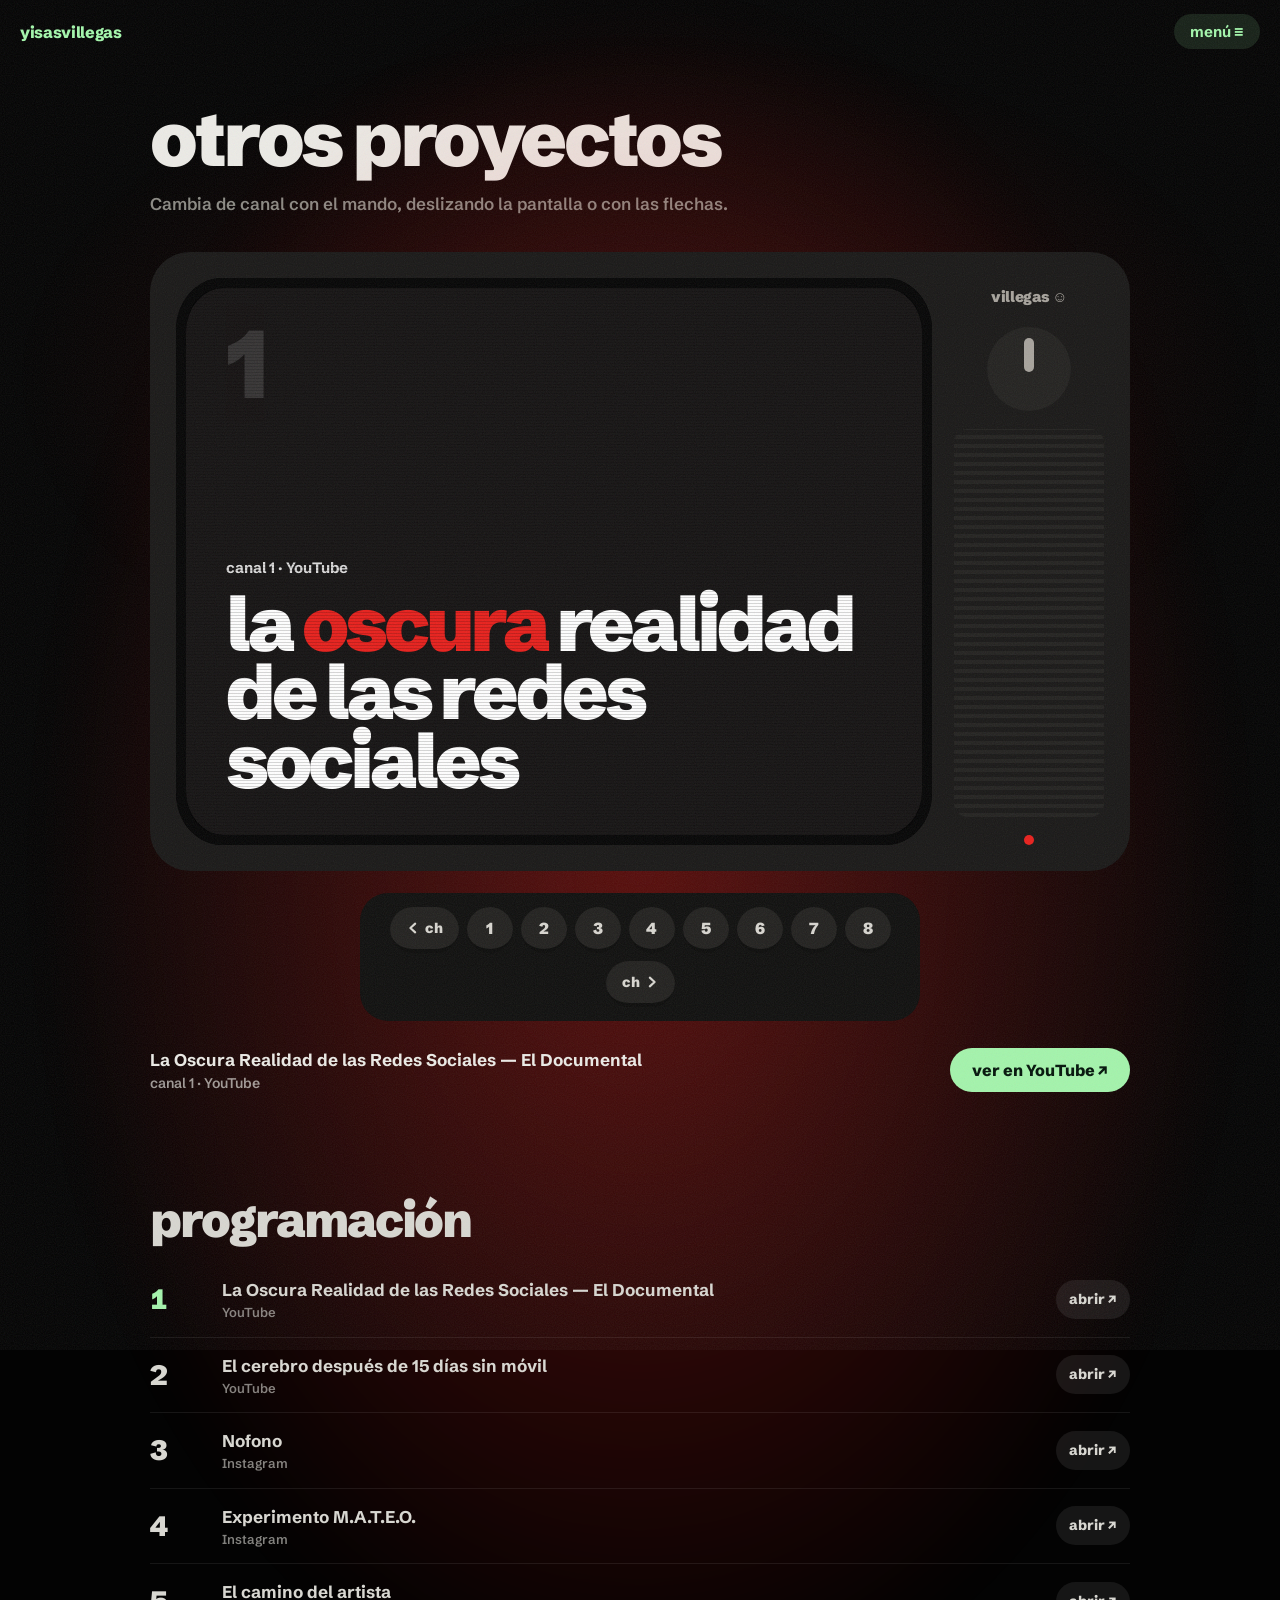
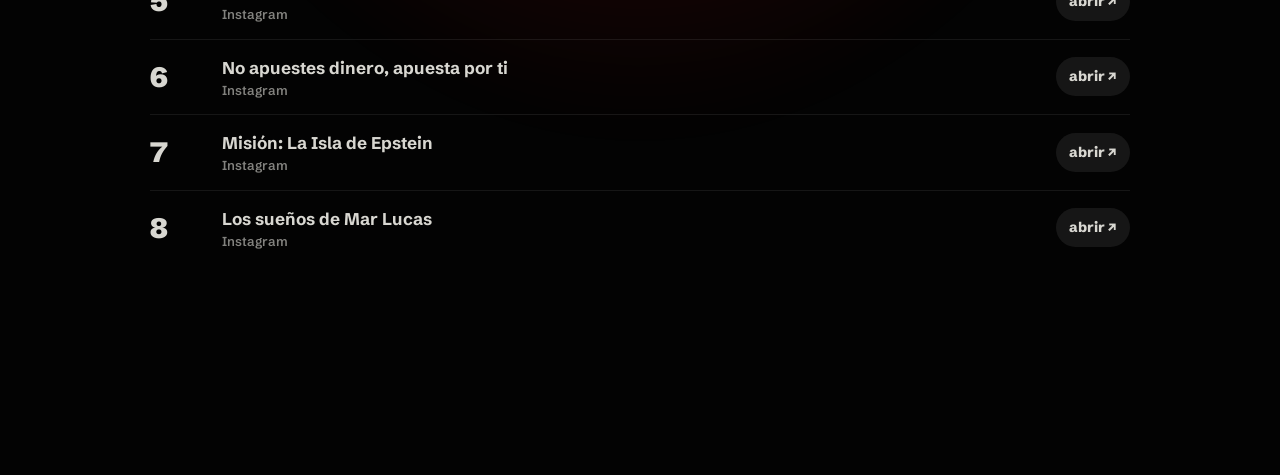
<file: proyectos.html>
<!doctype html>
<html lang="es">
<head>
<meta charset="utf-8">
<meta name="robots" content="noindex">
<link rel="icon" href="data:image/svg+xml,%3Csvg xmlns=%22http://www.w3.org/2000/svg%22 viewBox=%220 0 100 100%22%3E%3Ccircle cx=%2250%22 cy=%2250%22 r=%2248%22 fill=%22%23F0E424%22/%3E%3Ccircle cx=%2236%22 cy=%2240%22 r=%226%22/%3E%3Ccircle cx=%2264%22 cy=%2240%22 r=%226%22/%3E%3Cpath d=%22M30 60q20 22 40 0%22 stroke=%22black%22 stroke-width=%227%22 fill=%22none%22 stroke-linecap=%22round%22/%3E%3C/svg%3E">
<meta name="viewport" content="width=device-width,initial-scale=1,viewport-fit=cover">
<title>otros proyectos · Jesús Villegas</title>
<link rel="preconnect" href="https://fonts.googleapis.com"><link rel="preconnect" href="https://fonts.gstatic.com" crossorigin>
<link href="https://fonts.googleapis.com/css2?family=Caveat:wght@600;700&family=Schibsted+Grotesk:wght@400;500;600;700;800;900&display=swap" rel="stylesheet">
<link rel="stylesheet" href="comun/base.css?v=1793653713">
<link rel="stylesheet" href="comun/noche.css?v=1793653713">
<link rel="stylesheet" href="comun/tele.css?v=1793653713">
<style>
/* Otros proyectos: la tele es la única luz del cuarto y lo tiñe del color de cada canal. */
body{--luz:#E8201C;background:#030303}
body::before{content:"";position:fixed;inset:0;z-index:0;pointer-events:none;background:radial-gradient(ellipse 70% 55% at 50% 42%,var(--luz),transparent 70%);opacity:.13;transition:background .6s}
main{position:relative;z-index:1;padding-top:104px;padding-bottom:90px}
.cab{max-width:980px;margin:0 auto 36px}
.cab h1{color:#ecebe6}
.cab p{margin:16px 0 0;font-weight:600;font-size:17px;color:#8b8a84}
.ahora-t{color:#ecebe6}
.ahora-a{background:var(--nv);color:#03140a}
.guia{--guia-linea:rgba(255,255,255,.08);--guia-btn:rgba(255,255,255,.08);--guia-hi:var(--nv);color:#d8d7d1}
</style>
</head>
<body data-up>
<div class="grano" aria-hidden="true"></div>
<header class="top"><a class="home" href="index.html">yisasvillegas</a><a class="menu-btn" href="index.html" data-menu>menú ≡</a></header>
<main class="wrap">
  <div class="cab"><h1 class="h-l">otros proyectos</h1><p>Cambia de canal con el mando, deslizando la pantalla o con las flechas.</p></div>
  <div id="tele"></div>
</main>
<script src="comun/datos.js?v=1793653713"></script>
<script src="comun/ui.js?v=1793653713"></script>
<script src="comun/tele.js?v=1793653713"></script>
<script>
Tele.montar(document.getElementById('tele'),{tema:'oscuro',onCanal:function(i,color){ document.body.style.setProperty('--luz',color); }});
</script>
</body>
</html>
</file>
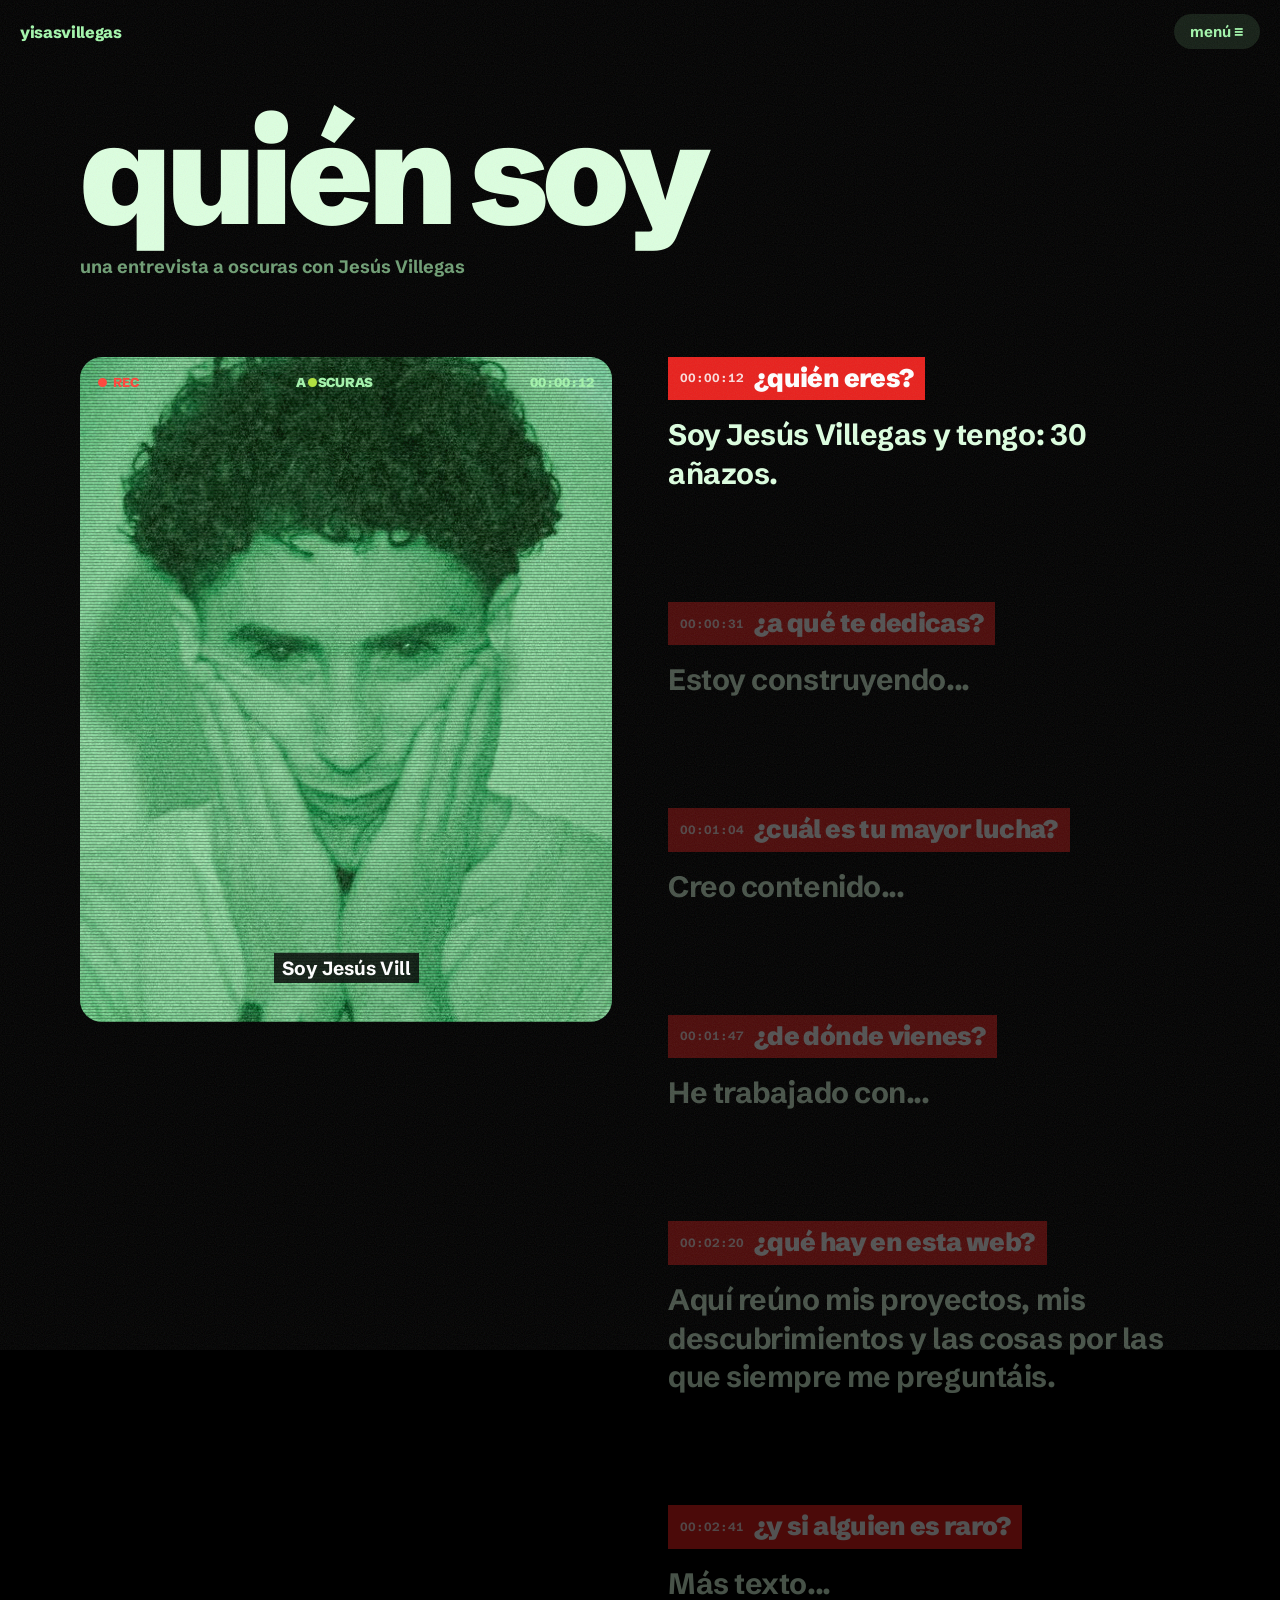
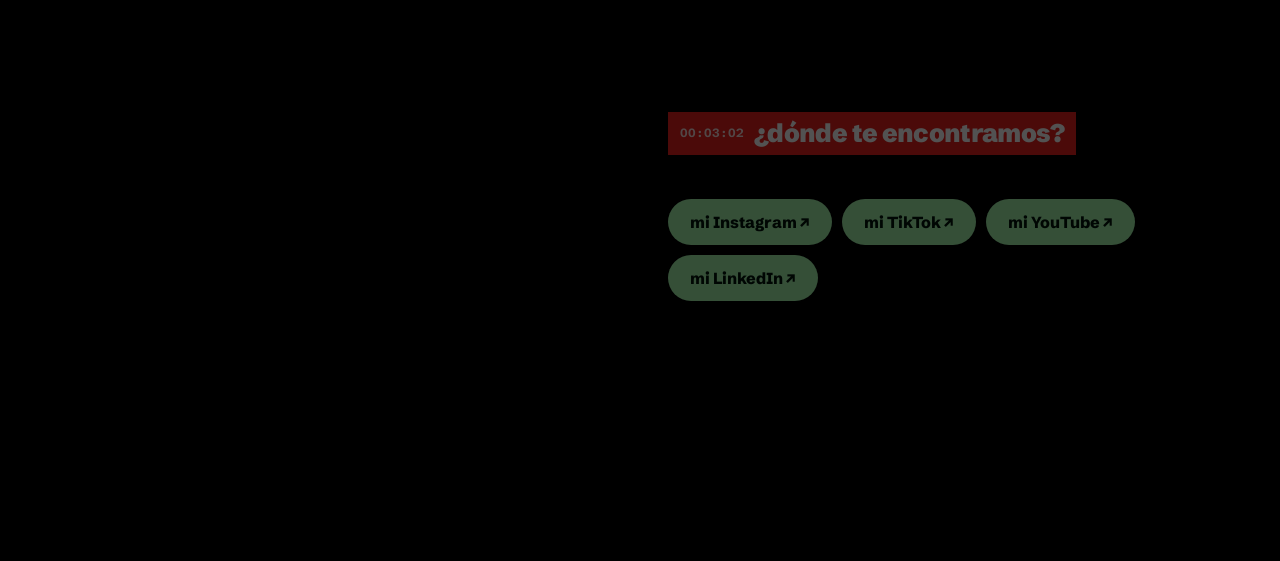
<file: quien-soy.html>
<!doctype html>
<html lang="es">
<head>
<meta charset="utf-8">
<meta name="robots" content="noindex">
<link rel="icon" href="data:image/svg+xml,%3Csvg xmlns=%22http://www.w3.org/2000/svg%22 viewBox=%220 0 100 100%22%3E%3Ccircle cx=%2250%22 cy=%2250%22 r=%2248%22 fill=%22%23F0E424%22/%3E%3Ccircle cx=%2236%22 cy=%2240%22 r=%226%22/%3E%3Ccircle cx=%2264%22 cy=%2240%22 r=%226%22/%3E%3Cpath d=%22M30 60q20 22 40 0%22 stroke=%22black%22 stroke-width=%227%22 fill=%22none%22 stroke-linecap=%22round%22/%3E%3C/svg%3E">
<meta name="viewport" content="width=device-width,initial-scale=1,viewport-fit=cover">
<title>quién soy · Jesús Villegas</title>
<link rel="preconnect" href="https://fonts.googleapis.com"><link rel="preconnect" href="https://fonts.gstatic.com" crossorigin>
<link href="https://fonts.googleapis.com/css2?family=Caveat:wght@600;700&family=Schibsted+Grotesk:wght@400;500;600;700;800;900&display=swap" rel="stylesheet">
<link rel="stylesheet" href="comun/base.css?v=1793653713">
<link rel="stylesheet" href="comun/noche.css?v=1793653713">
<style>
/* Quién soy: él es el invitado de su propio podcast. Las respuestas son su texto exacto; las preguntas son el marco. */
main{padding-top:110px;padding-bottom:80px}
.cab{margin-bottom:clamp(40px,6vw,80px)}
.cab h1{color:var(--nv-claro)}
.cab p{margin:16px 0 0;font-weight:700;font-size:18px;color:var(--soft)}
.estudio{display:grid;grid-template-columns:minmax(0,1fr) minmax(0,1fr);gap:56px;align-items:start}
.camara{position:sticky;top:96px}
.feed{position:relative;aspect-ratio:4/5;border-radius:22px;overflow:hidden;background:var(--nv-fondo)}
.feed img{width:100%;height:100%;object-fit:cover;filter:contrast(1.08) brightness(.92)}
.feed::after{content:"";position:absolute;inset:0;background:repeating-linear-gradient(0deg,rgba(0,0,0,.25) 0 1px,transparent 1px 3px)}
.feed-hud{position:absolute;z-index:2;top:16px;left:18px;right:18px;display:flex;justify-content:space-between;font-weight:800;font-size:13px;color:var(--nv);font-variant-numeric:tabular-nums}
.sub{position:absolute;z-index:2;left:18px;right:18px;bottom:20px;text-align:center}
.sub span{display:inline;background:rgba(0,0,0,.82);color:#fff;font-weight:700;font-size:clamp(15px,1.5vw,19px);line-height:1.6;padding:3px 8px;-webkit-box-decoration-break:clone;box-decoration-break:clone}
.transcripcion{display:flex;flex-direction:column;gap:clamp(70px,12vh,140px);padding-bottom:20vh}
.qa{opacity:.32;transition:opacity .5s}
.qa.activa{opacity:1}
.q{display:inline-flex;align-items:center;gap:10px;margin:0 0 16px;background:var(--rojo);color:#fff;font-weight:900;font-size:clamp(20px,2vw,26px);letter-spacing:-.025em;line-height:1;padding:9px 12px}
.q small{font-weight:700;font-size:12px;letter-spacing:0;opacity:.85;font-variant-numeric:tabular-nums}
.a{margin:0;font-weight:700;font-size:clamp(22px,2.3vw,30px);line-height:1.32;letter-spacing:-.015em;color:var(--nv-claro);max-width:30ch}
.a a{color:var(--nv);text-decoration-thickness:2px;text-underline-offset:4px}
.redes{display:flex;flex-wrap:wrap;gap:10px;margin:28px 0 0;padding:0;list-style:none}
@media (max-width:860px){
  .estudio{grid-template-columns:minmax(0,1fr);gap:24px}
  .camara{top:64px;z-index:5}
  .feed{aspect-ratio:16/11}
  .feed img{object-position:50% 30%}
  .transcripcion{gap:64px}
}
</style>
</head>
<body data-up>
<div class="grano" aria-hidden="true"></div>
<header class="top"><a class="home" href="index.html">yisasvillegas</a><a class="menu-btn" href="index.html" data-menu>menú ≡</a></header>
<main class="wrap">
  <div class="cab"><h1 class="h-xl">quién soy</h1><p>una entrevista a oscuras con Jesús Villegas</p></div>
  <div class="estudio">
    <div class="camara">
      <div class="feed">
        <img src="comun/img/yisas-cara.jpg" alt="Jesús Villegas grabado con cámara de visión nocturna">
        <div class="feed-hud" aria-hidden="true"><span class="rec">REC</span><span class="ao">A <i></i>SCURAS</span><span id="tc">00:00:00</span></div>
        <p class="sub" aria-hidden="true"><span id="sub"></span></p>
      </div>
    </div>
    <div class="transcripcion" id="tr"></div>
  </div>
</main>
<script src="comun/datos.js?v=1793653713"></script>
<script src="comun/ui.js?v=1793653713"></script>
<script>
(function(){
  var Y=window.YISAS, b=Y.bioCorta;
  var preguntas=['¿quién eres?','¿a qué te dedicas?','¿cuál es tu mayor lucha?','¿de dónde vienes?','¿qué hay en esta web?','¿y si alguien es raro?'];
  var tiempos=['00:00:12','00:00:31','00:01:04','00:01:47','00:02:20','00:02:41'];
  var tr=document.getElementById('tr');
  tr.innerHTML=preguntas.map(function(q,i){
    return '<div class="qa" data-i="'+i+'"><p class="q"><small>'+tiempos[i]+'</small>'+q+'</p><p class="a">'+b[i]+'</p></div>';
  }).join('') +
  '<div class="qa" data-i="6"><p class="q"><small>00:03:02</small>¿dónde te encontramos?</p><ul class="redes">'+
    Y.redes.map(function(r){ return '<li><a class="btn-nv" href="'+r.href+'" target="_blank" rel="noopener">'+r.texto+' ↗</a></li>'; }).join('')+'</ul></div>';

  var sub=document.getElementById('sub'), tc=document.getElementById('tc'), qas=[].slice.call(tr.querySelectorAll('.qa'));
  var textos=b.map(function(h){ var d=document.createElement('div'); d.innerHTML=h; return d.textContent; }).concat(['@yisasvillegas en todas mis redes']);
  var actual=-1, typer=0;
  function escribe(t){
    clearInterval(typer);
    if(YUI.reduce){ sub.textContent=t; return; }
    var n=0; sub.textContent='';
    typer=setInterval(function(){ n+=2; sub.textContent=t.slice(0,n); if(n>=t.length) clearInterval(typer); },22);
  }
  function activa(i){
    if(i===actual) return; actual=i;
    qas.forEach(function(q,j){ q.classList.toggle('activa',j===i); });
    escribe(textos[i]); tc.textContent=(tiempos[i]||'00:03:02');
  }
  if('IntersectionObserver' in window){
    var io=new IntersectionObserver(function(es){
      es.forEach(function(e){ if(e.isIntersecting) activa(+e.target.dataset.i); });
    },{rootMargin:'-45% 0px -45% 0px'});
    qas.forEach(function(q){ io.observe(q); });
  }
  activa(0);
})();
</script>
</body>
</html>
</file>
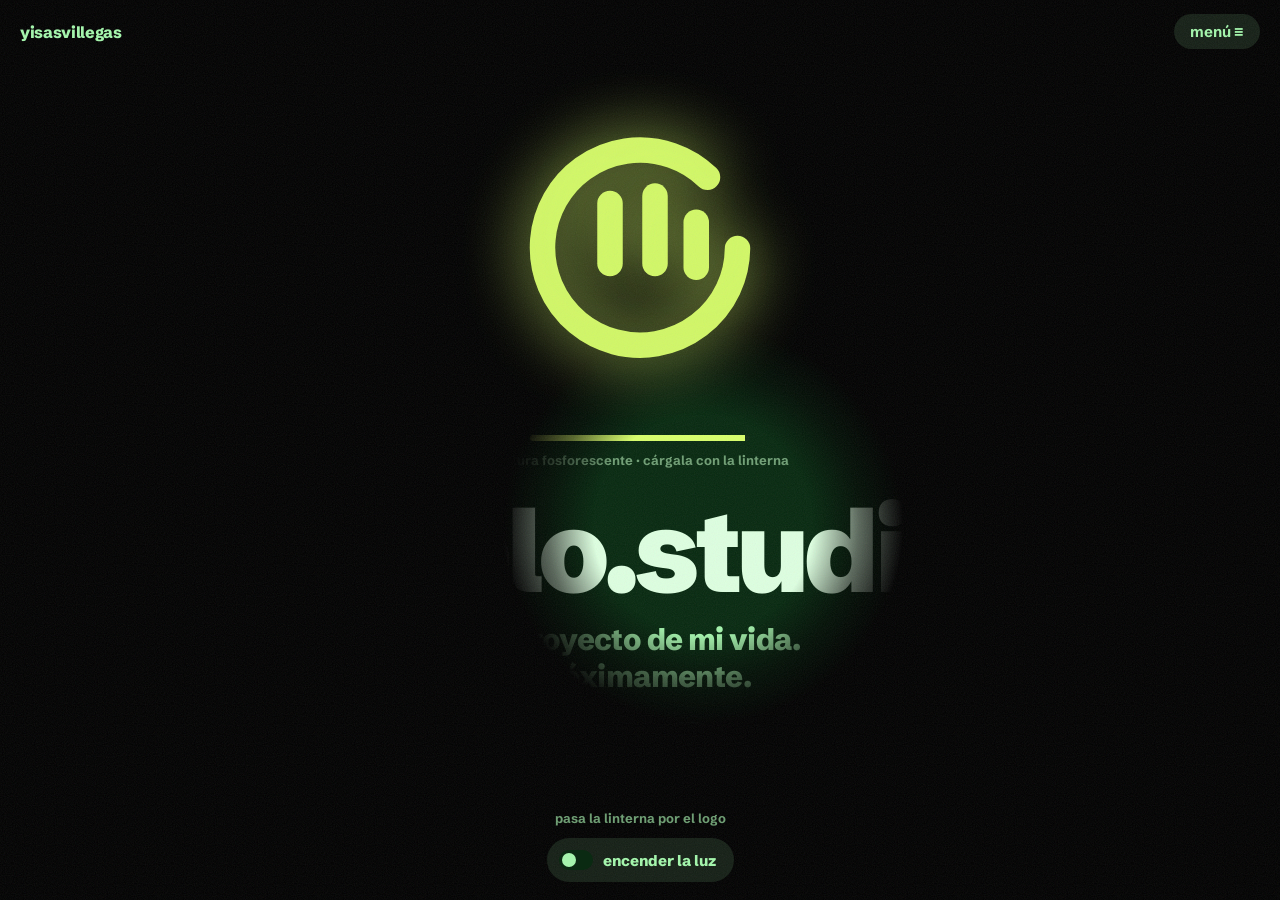
<file: soplo.html>
<!doctype html>
<html lang="es">
<head>
<meta charset="utf-8">
<meta name="robots" content="noindex">
<link rel="icon" href="data:image/svg+xml,%3Csvg xmlns=%22http://www.w3.org/2000/svg%22 viewBox=%220 0 100 100%22%3E%3Ccircle cx=%2250%22 cy=%2250%22 r=%2248%22 fill=%22%23F0E424%22/%3E%3Ccircle cx=%2236%22 cy=%2240%22 r=%226%22/%3E%3Ccircle cx=%2264%22 cy=%2240%22 r=%226%22/%3E%3Cpath d=%22M30 60q20 22 40 0%22 stroke=%22black%22 stroke-width=%227%22 fill=%22none%22 stroke-linecap=%22round%22/%3E%3C/svg%3E">
<meta name="viewport" content="width=device-width,initial-scale=1,viewport-fit=cover">
<title>soplo.studio · Jesús Villegas</title>
<link rel="preconnect" href="https://fonts.googleapis.com"><link rel="preconnect" href="https://fonts.gstatic.com" crossorigin>
<link href="https://fonts.googleapis.com/css2?family=Schibsted+Grotesk:wght@400;500;600;700;800;900&display=swap" rel="stylesheet">
<link rel="stylesheet" href="comun/base.css?v=1793653713">
<link rel="stylesheet" href="comun/noche.css?v=1793653713">
<style>
/* soplo.studio: a oscuras, como la portada. El dedo es la linterna infrarroja.
   El logo está pintado con pintura fosforescente: cuando la linterna pasa por encima se carga y brilla solo en la oscuridad. */
html,body{height:100%}
body{overflow:hidden}
.escena{--x:50%;--y:40%;--r:170px;position:fixed;inset:0;touch-action:none}
.verde{position:absolute;inset:0;background:var(--nv-fondo);color:var(--nv);display:flex;flex-direction:column;align-items:center;justify-content:center;text-align:center;padding:90px 20px 120px;transition:background-color .6s,color .6s}
.logo{width:min(52vw,300px,34vh);aspect-ratio:1}
.logo svg,.brillo svg{width:100%;height:100%;overflow:visible}
.logo path{fill:none;stroke:#5e8f63;stroke-width:17;stroke-linecap:round}
.medidor{width:min(220px,56vw);height:6px;border-radius:3px;background:#0d2a13;margin-top:26px;overflow:hidden}
.medidor i{display:block;height:100%;width:calc(var(--k,0) * 100%);background:#D8FF6A}
.nota{margin:10px 0 0;font-size:13px;font-weight:700;color:var(--soft)}
h1{margin:28px 0 0;font-weight:900;letter-spacing:-.05em;line-height:.9;font-size:clamp(50px,9vw,130px);color:var(--nv-claro)}
.lineas{margin:18px 0 0}
.lineas p{margin:0;font-weight:800;font-size:clamp(20px,2.4vw,30px);letter-spacing:-.02em;line-height:1.25}
.acciones{margin-top:26px}
.oscuro{position:absolute;inset:0;background:#000;pointer-events:none;-webkit-mask-image:radial-gradient(circle var(--r) at var(--x) var(--y),transparent 0,transparent 55%,rgba(0,0,0,.6) 78%,#000 100%);mask-image:radial-gradient(circle var(--r) at var(--x) var(--y),transparent 0,transparent 55%,rgba(0,0,0,.6) 78%,#000 100%);transition:opacity .6s}
.brillo{position:fixed;z-index:3;pointer-events:none}
.brillo path{fill:none;stroke:#D8FF6A;stroke-width:17;stroke-linecap:round;opacity:var(--e,0);filter:drop-shadow(0 0 calc(var(--e,0) * 22px) rgba(216,255,106,.85))}
.abajo{position:fixed;z-index:46;left:0;right:0;bottom:calc(18px + env(safe-area-inset-bottom,0px));display:flex;flex-direction:column;align-items:center;gap:10px}
.pista{margin:0;font-size:13px;font-weight:700;color:var(--soft);transition:opacity .4s}
.tocado .pista{opacity:0}
.interruptor{display:inline-flex;align-items:center;gap:10px;border:0;border-radius:99px;padding:12px 18px 12px 12px;font-weight:800;font-size:15px;line-height:1;background:rgba(164,244,172,.12);color:var(--nv)}
.interruptor i{width:34px;height:20px;border-radius:99px;background:#0a2a12;position:relative}
.interruptor i::after{content:"";position:absolute;left:3px;top:3px;width:14px;height:14px;border-radius:50%;background:var(--nv);transition:transform .3s var(--ease-out)}
.luz .oscuro,.luz .brillo,.luz .grano,.luz .pista{opacity:0}
.luz .verde{background:#0B0B0B;color:#F5F5F0}
.luz .logo path{stroke:var(--amarillo)}
.luz .lineas p+p{color:var(--amarillo)}
.luz .interruptor{background:#F0E424;color:#0B0B0B}
.luz .interruptor i{background:#0B0B0B}
.luz .interruptor i::after{transform:translateX(14px);background:#F0E424}
.grano{transition:opacity .5s}
</style>
</head>
<body>
<div class="grano" aria-hidden="true"></div>
<header class="top" style="z-index:47"><a class="home" href="index.html">yisasvillegas</a><a class="menu-btn" href="index.html" data-menu>menú ≡</a></header>
<main class="escena" id="escena">
  <div class="verde">
    <div class="logo" id="logo" role="img" aria-label="Logo de soplo.studio">
      <svg viewBox="0 0 200 200" aria-hidden="true"><path d="M145 47.5 A65 65 0 1 0 165 95"/><path d="M80 65 V105"/><path d="M110 60 V105"/><path d="M137.5 77.5 V107.5"/></svg>
    </div>
    <div class="medidor" aria-hidden="true"><i></i></div>
    <p class="nota">pintura fosforescente · cárgala con la linterna</p>
    <h1 id="tit"></h1>
    <div class="lineas" id="lineas"></div>
    <div class="acciones"><a class="btn-nv" id="ig" target="_blank" rel="noopener"></a></div>
  </div>
  <div class="oscuro" aria-hidden="true"></div>
</main>
<div class="brillo" id="brillo" aria-hidden="true"><svg viewBox="0 0 200 200"><path d="M145 47.5 A65 65 0 1 0 165 95"/><path d="M80 65 V105"/><path d="M110 60 V105"/><path d="M137.5 77.5 V107.5"/></svg></div>
<div class="abajo">
  <p class="pista">pasa la linterna por el logo</p>
  <button class="interruptor" id="interruptor" type="button" aria-pressed="false"><i aria-hidden="true"></i><span>encender la luz</span></button>
</div>
<script src="comun/datos.js?v=1793653713"></script>
<script src="comun/ui.js?v=1793653713"></script>
<script>
(function(){
  var S=window.YISAS.soplo, reduce=YUI.reduce;
  document.getElementById('tit').textContent=S.titulo;
  document.getElementById('lineas').innerHTML=S.lineas.map(function(l){ return '<p>'+l+'</p>'; }).join('');
  var ig=document.getElementById('ig'); ig.href=S.href; ig.textContent=S.titulo+' ↗';

  var root=document.documentElement, esc=document.getElementById('escena'), logo=document.getElementById('logo'), brillo=document.getElementById('brillo');
  var carga=.9, manual=0, lx=innerWidth/2, ly=innerHeight*.4, t0=performance.now(), last=t0, R=innerWidth<600?150:200;
  esc.style.setProperty('--r',R+'px');
  function coloca(){ var r=logo.getBoundingClientRect(); brillo.style.left=r.left+'px'; brillo.style.top=r.top+'px'; brillo.style.width=r.width+'px'; brillo.style.height=r.height+'px'; }
  function set(x,y){ lx=x; ly=y; esc.style.setProperty('--x',x.toFixed(1)+'px'); esc.style.setProperty('--y',y.toFixed(1)+'px'); }
  function sigue(e){ set(e.clientX,e.clientY); manual=performance.now()+3500; document.body.classList.add('tocado'); }
  esc.addEventListener('pointermove',sigue); esc.addEventListener('pointerdown',sigue);
  function alumbra(){
    var r=logo.getBoundingClientRect(), cx=r.left+r.width/2, cy=r.top+r.height/2;
    return Math.hypot(lx-cx,ly-cy) < r.width*.5 + R*.35;
  }
  function frame(t){
    requestAnimationFrame(frame);
    var dt=Math.min(.05,(t-last)/1000); last=t;
    if(t>manual && !reduce){
      var w=innerWidth,h=innerHeight,k=(t-t0)/1000, ax=w<700?.3:Math.min(.22,280/w);
      var tx=w*(.5+ax*Math.sin(k*.5)), ty=h*(.46+.26*Math.sin(k*.77+.6));
      set(lx+(tx-lx)*.05, ly+(ty-ly)*.05);
    }
    carga+= alumbra() ? dt*.8 : -dt*.06;
    carga=Math.max(0,Math.min(1,carga));
    var e=Math.pow(carga,1.3);
    root.style.setProperty('--k',carga.toFixed(3));
    brillo.style.setProperty('--e',e.toFixed(3));
  }
  coloca(); set(lx,ly);
  window.addEventListener('resize',function(){ coloca(); R=innerWidth<600?150:200; esc.style.setProperty('--r',R+'px'); });
  requestAnimationFrame(function(t){ last=t; frame(t); });

  var sw=document.getElementById('interruptor');
  sw.addEventListener('click',function(){
    var on=document.body.classList.toggle('luz');
    sw.setAttribute('aria-pressed',on?'true':'false');
    sw.querySelector('span').textContent=on?'apagar la luz':'encender la luz';
  });
})();
</script>
</body>
</html>
</file>
<file: comun/base.css>
/* Base común: colores de su marca, tipografía, cabecera, menú y "volver arriba".
   Cada página pone encima su propio mundo. */
:root{
  --font:"Schibsted Grotesk","Helvetica Neue",Arial,sans-serif;
  --hand:"Caveat","Bradley Hand","Segoe Print",cursive;

  --negro:#0B0B0B; --amarillo:#F0E424; --verde:#66BC80; --lima:#B0E43C; --rojo:#E8201C; --blanco:#FCFCFC;
  --nv:#A4F4AC; --nv-claro:#DDFFE0; --nv-fondo:#06280F;

  --ease-out:cubic-bezier(.23,1,.32,1);
  --ease-in-out:cubic-bezier(.77,0,.175,1);
  --ease-drawer:cubic-bezier(.32,.72,0,1);

  --bg:#F2F1EC; --fg:#0B0B0B; --soft:#55544E;
  --gx:max(20px,env(safe-area-inset-left,0px));
}
*{box-sizing:border-box}
html{-webkit-text-size-adjust:100%;overflow-x:clip}
body{margin:0;overflow-x:clip;background:var(--bg);color:var(--fg);font-family:var(--font);font-size:18px;line-height:1.5;-webkit-font-smoothing:antialiased;text-rendering:optimizeLegibility}
img{max-width:100%;display:block}
a{color:inherit}
button{font:inherit;color:inherit;cursor:pointer;-webkit-tap-highlight-color:transparent}
a{-webkit-tap-highlight-color:transparent}
[hidden]{display:none!important}
:focus-visible{outline:3px solid currentColor;outline-offset:3px}
.sr{position:absolute;width:1px;height:1px;overflow:hidden;clip:rect(0 0 0 0);white-space:nowrap}

.wrap{max-width:1160px;margin:0 auto;padding-left:max(20px,env(safe-area-inset-left,0px));padding-right:max(20px,env(safe-area-inset-right,0px))}
.h-xl{margin:0;font-weight:900;letter-spacing:-.05em;line-height:.9;text-transform:lowercase;font-size:clamp(52px,11vw,160px);text-wrap:balance}
.h-l{margin:0;font-weight:900;letter-spacing:-.045em;line-height:.92;text-transform:lowercase;font-size:clamp(38px,6vw,84px);text-wrap:balance}

.btn{display:inline-flex;align-items:center;justify-content:center;gap:8px;border:0;border-radius:99px;padding:14px 22px;font-weight:800;font-size:16px;line-height:1;text-decoration:none;background:var(--fg);color:var(--bg);transition:transform .16s var(--ease-out),background-color .2s}
.btn:active{transform:scale(.97)}

/* cabecera: como la suya, el nombre a la izquierda y el menú a la derecha */
.top{position:fixed;top:0;left:0;right:0;z-index:50;display:flex;justify-content:space-between;align-items:center;gap:12px;padding:calc(14px + env(safe-area-inset-top,0px)) var(--gx) 14px;pointer-events:none}
.top>*{pointer-events:auto}
.top .home{font-weight:800;font-size:16px;letter-spacing:-.02em;text-decoration:none;color:var(--top-fg,inherit)}
.menu-btn{border:0;border-radius:99px;padding:10px 16px;font-weight:700;font-size:15px;line-height:1;text-decoration:none;background:var(--menu-bg,rgba(0,0,0,.07));color:var(--menu-fg,inherit);transition:transform .16s var(--ease-out)}
.menu-btn:active{transform:scale(.96)}

.menu{position:fixed;inset:0;z-index:60;background:var(--menu-sheet,#0B0B0B);color:var(--menu-ink,#fff);display:flex;flex-direction:column;justify-content:flex-end;padding:calc(84px + env(safe-area-inset-top,0px)) var(--gx) calc(34px + env(safe-area-inset-bottom,0px));clip-path:inset(0 0 100% 0);visibility:hidden;transition:clip-path .55s var(--ease-in-out),visibility 0s .55s}
.menu.open{clip-path:inset(0 0 0 0);visibility:visible;transition:clip-path .55s var(--ease-in-out),visibility 0s}
.menu ol{list-style:none;margin:0;padding:0}
.menu li{opacity:0;transform:translateY(18px);transition:opacity .3s,transform .45s var(--ease-out)}
.menu.open li{opacity:1;transform:none;transition-delay:calc(var(--i) * 40ms + 160ms)}
.menu a{display:block;font-weight:900;font-size:clamp(36px,8.4vw,86px);letter-spacing:-.045em;line-height:1.04;text-decoration:none}
.menu a:hover,.menu a[aria-current="page"]{color:var(--menu-hi,var(--amarillo))}
.menu .cerrar{position:absolute;top:calc(14px + env(safe-area-inset-top,0px));right:var(--gx);border:0;border-radius:99px;padding:10px 16px;font-weight:700;font-size:15px;line-height:1;background:var(--menu-ink,#fff);color:var(--menu-sheet,#0B0B0B)}
.menu .pie{margin-top:28px;font-size:14px;opacity:.6}

.up{position:fixed;right:var(--gx);bottom:calc(18px + env(safe-area-inset-bottom,0px));z-index:40;border:0;border-radius:99px;padding:12px 16px;font-weight:700;font-size:14px;line-height:1;background:var(--up-bg,#0B0B0B);color:var(--up-fg,#fff);opacity:0;transform:translateY(12px);pointer-events:none;transition:opacity .25s,transform .3s var(--ease-out)}
.up.show{opacity:1;transform:none;pointer-events:auto}

@media (prefers-reduced-motion: reduce){
  *,*::before,*::after{animation-duration:.01ms!important;animation-iteration-count:1!important;transition-duration:.01ms!important;scroll-behavior:auto!important}
}
</file>
<file: comun/noche.css>
/* Toda la web es una noche a oscuras. Colores de la cabecera, menú, grano de cámara y marcador de grabación. */
body{--bg:#000;--fg:var(--nv-claro);--soft:#6f9e74;
  --top-fg:var(--nv);--menu-bg:rgba(164,244,172,.12);--menu-fg:var(--nv);
  --menu-sheet:#03140a;--menu-ink:var(--nv);--menu-hi:#fff;
  --up-bg:var(--nv);--up-fg:#03140a}
::selection{background:var(--nv);color:#03140a}

.grano{position:fixed;inset:-50%;z-index:30;pointer-events:none;opacity:.09;background-image:url("data:image/svg+xml,%3Csvg xmlns='http://www.w3.org/2000/svg' width='160' height='160'%3E%3Cfilter id='n'%3E%3CfeTurbulence type='fractalNoise' baseFrequency='.9' numOctaves='2' stitchTiles='stitch'/%3E%3C/filter%3E%3Crect width='100%25' height='100%25' filter='url(%23n)'/%3E%3C/svg%3E");animation:grano .5s steps(4) infinite}
@keyframes grano{0%{transform:translate(0,0)}25%{transform:translate(-3%,2%)}50%{transform:translate(2%,-3%)}75%{transform:translate(-2%,-1%)}100%{transform:translate(1%,3%)}}
.lineas-tv{position:fixed;inset:0;z-index:29;pointer-events:none;background:repeating-linear-gradient(0deg,rgba(0,0,0,.24) 0 1px,transparent 1px 3px)}

.hud{position:fixed;z-index:45;top:calc(62px + env(safe-area-inset-top,0px));left:var(--gx);right:var(--gx);display:flex;justify-content:space-between;align-items:center;font-weight:800;font-size:13px;color:var(--nv);font-variant-numeric:tabular-nums;pointer-events:none}
.rec{color:#ff453a}
.rec::before{content:"";display:inline-block;width:9px;height:9px;border-radius:50%;background:#ff453a;margin-right:6px;animation:rec-p 1s steps(2,start) infinite}
@keyframes rec-p{to{visibility:hidden}}
.ao{font-weight:900;letter-spacing:-.02em}
.ao i{display:inline-block;width:.7em;height:.7em;border-radius:50%;background:var(--lima);vertical-align:-.04em;margin:0 .04em;font-style:normal}
.btn-nv{display:inline-flex;align-items:center;justify-content:center;gap:8px;border:0;border-radius:99px;padding:15px 22px;font-weight:800;font-size:16px;line-height:1;text-decoration:none;background:var(--nv);color:#03140a;transition:transform .16s var(--ease-out),background-color .2s}
.btn-nv:active{transform:scale(.97)}
.btn-nv.sec{background:rgba(164,244,172,.12);color:var(--nv)}
@media (prefers-reduced-motion: reduce){.grano{animation:none}}
</file>
<file: comun/maquina.css>
/* La máquina de cosas raras. Dos temas: de día (amarilla, en su salón) y de noche (encendida en la calle). */
.maq{--cab:#F0E424;--cab-ink:#0B0B0B;--win:#141414;--slot:#1e1e1e;--slot-ink:#eaeaea;--tag:#F0E424;--tag-ink:#0B0B0B;--coil:#8d969b;--key:#232323;--key-ink:#fff;--key-edge:#000;--disp:#0B0B0B;--disp-ink:#B0E43C;
  position:relative;display:grid;grid-template-columns:minmax(0,1fr) 260px;gap:14px;background:var(--cab);color:var(--cab-ink);border-radius:28px;padding:18px;max-width:1000px;margin:0 auto}
.maq-cabecera{grid-column:1/-1;display:flex;justify-content:space-between;align-items:center;gap:12px;padding:2px 6px 0}
.maq-rotulo{margin:0;font-weight:900;letter-spacing:-.045em;line-height:.9;font-size:clamp(28px,4.4vw,52px);text-transform:lowercase}
.maq-rotulo small{display:block;font-size:.42em;letter-spacing:-.02em;font-weight:800;margin-bottom:6px}
.maq-lista-btn{flex:none;border:0;border-radius:99px;padding:10px 14px;font-weight:800;font-size:14px;line-height:1;background:var(--cab-ink);color:var(--cab);transition:transform .16s var(--ease-out)}
.maq-lista-btn:active{transform:scale(.96)}

.maq-cristal{background:var(--win);border-radius:18px;padding:10px;display:grid;grid-template-columns:repeat(4,minmax(0,1fr));gap:8px;align-content:start}
.slot{position:relative;display:flex;flex-direction:column;align-items:center;gap:0;border:0;border-radius:12px;padding:10px 4px 8px;background:var(--slot);color:var(--slot-ink);text-align:center;overflow:hidden;transition:transform .16s var(--ease-out),background-color .2s}
.slot:active{transform:scale(.97)}
.slot .objeto{width:58%;max-width:64px;aspect-ratio:1;display:block;position:relative;z-index:1;transition:transform .2s var(--ease-out)}
@media (hover:hover) and (pointer:fine){.slot:hover .objeto{transform:translateY(-3px) rotate(-3deg)}}
.slot .coil{width:86%;height:10px;margin-top:-4px;display:block}
.slot .coil path{stroke:var(--coil);stroke-width:2;fill:none;stroke-dasharray:4 3}
.slot-tag{margin-top:6px;display:flex;flex-direction:column;align-items:center;gap:3px;font-size:11px;line-height:1.15;font-weight:600;min-height:2.3em}
.slot-tag b{display:inline-block;background:var(--tag);color:var(--tag-ink);font-weight:900;font-size:11px;border-radius:4px;padding:1px 5px;letter-spacing:.02em}
.slot.vacio{opacity:.55}
.slot.vacio .sello{width:58%;aspect-ratio:1;display:grid;place-items:center;font-weight:900;font-size:11px;border:2px dashed var(--slot-ink);border-radius:50%;transform:rotate(-12deg);opacity:.6}
.slot.cae .objeto{animation:maq-cae .7s cubic-bezier(.55,0,.85,.4) forwards}
.slot.cae .coil path{animation:maq-gira .7s linear}
.slot.repone .objeto{animation:maq-repone .45s var(--ease-out)}
.slot.elegido{outline:3px solid var(--tag);outline-offset:-3px}
@keyframes maq-cae{0%{transform:none}25%{transform:translateY(-4px) translateX(2px)}100%{transform:translateY(240%) rotate(28deg);opacity:0}}
@keyframes maq-gira{to{stroke-dashoffset:-21}}
@keyframes maq-repone{from{opacity:0;transform:translateY(-10px)}}

.maq-panel{display:flex;flex-direction:column;gap:12px;background:var(--panel,rgba(0,0,0,.08));border-radius:18px;padding:12px;align-self:start;position:sticky;top:76px}
.maq-disp{background:var(--disp);color:var(--disp-ink);border-radius:12px;padding:10px 12px;min-height:74px;display:flex;flex-direction:column;justify-content:center;gap:2px;font-variant-numeric:tabular-nums}
.maq-disp .d-code{font-weight:900;font-size:30px;letter-spacing:.06em;line-height:1}
.maq-disp .d-msg{font-size:12px;font-weight:600;opacity:.85;line-height:1.2}
.maq-keys{display:grid;grid-template-columns:repeat(3,minmax(0,1fr));gap:7px}
.key{height:44px;border:0;border-radius:10px;background:var(--key);color:var(--key-ink);font-weight:900;font-size:17px;border-bottom:4px solid var(--key-edge);transition:transform .07s,border-bottom-width .07s}
.key:active,.key.on{transform:translateY(3px);border-bottom-width:1px}
.key.on{background:var(--cab-ink);color:var(--cab)}
.key.borrar{font-size:14px}
.maq-bandeja{height:70px;border-radius:12px;background:var(--win);position:relative;overflow:hidden;display:grid;place-items:center}
.maq-bandeja::before{content:"";position:absolute;left:8px;right:8px;top:0;height:16px;border-radius:0 0 10px 10px;background:var(--cab);opacity:.18}
.maq-bandeja .objeto{width:44px;opacity:0;transform:translateY(-30px)}
.maq-bandeja.llega .objeto{animation:maq-llega .5s var(--ease-out) forwards}
@keyframes maq-llega{0%{opacity:0;transform:translateY(-36px)}70%{opacity:1;transform:translateY(4px) rotate(8deg)}100%{opacity:1;transform:rotate(8deg)}}
.maq-ranura{height:10px;border-radius:5px;background:var(--disp);margin:0 14px}
.maq-ayuda{margin:0;font-size:12.5px;line-height:1.35;font-weight:600;opacity:.8}

/* el ticket */
.ticket{position:absolute;z-index:5;left:10px;right:10px;top:calc(100% - 22px);background:#FBFBF7;color:#111;padding:16px 16px 18px;font-size:14px;line-height:1.4;clip-path:inset(0 0 100% 0)}
.ticket.imprime{animation:maq-imprime 1.1s steps(11,end) forwards}
.ticket.visto{clip-path:inset(0)}
@keyframes maq-imprime{to{clip-path:inset(0)}}
.ticket::after{content:"";position:absolute;left:0;right:0;bottom:-8px;height:8px;background:radial-gradient(circle at 6px -2px,transparent 6px,#FBFBF7 6.5px) 0 0/12px 8px repeat-x}
.ticket .t-cab{display:flex;justify-content:space-between;font-size:11px;font-weight:700;color:#555;font-variant-numeric:tabular-nums}
.ticket h3{margin:8px 0 4px;font-weight:900;letter-spacing:-.03em;font-size:19px;line-height:1.08;padding-right:26px}
.ticket .t-grupo{font-size:12px;color:#555;margin:0 0 8px}
.ticket .t-links{display:flex;flex-wrap:wrap;gap:8px;margin:12px 0}
.ticket .t-links a{display:inline-flex;align-items:center;gap:6px;background:#111;color:#fff;border-radius:99px;padding:10px 14px;font-weight:800;font-size:14px;line-height:1;text-decoration:none;transition:transform .16s var(--ease-out)}
.ticket .t-links a.sec{background:#e9e9e3;color:#111}
.ticket .t-links a:active{transform:scale(.97)}
.ticket .t-links small{font-weight:600;opacity:.7}
.ticket .t-pie{display:flex;justify-content:space-between;align-items:end;gap:10px;font-size:11px;color:#555}
.ticket .t-pie svg{height:26px;width:110px}
.ticket .t-cerrar{position:absolute;top:10px;right:10px;border:0;background:#e9e9e3;border-radius:99px;width:30px;height:30px;font-weight:800;line-height:1}

/* lista normal */
.maq-lista{grid-column:1/-1;background:var(--win);color:var(--slot-ink);border-radius:18px;padding:8px 18px 18px}
.maq-lista h3{margin:18px 0 6px;font-size:13px;font-weight:800;opacity:.7}
.maq-lista ol{list-style:none;margin:0;padding:0}
.maq-lista li{display:grid;grid-template-columns:42px minmax(0,1fr) auto;gap:12px;align-items:center;padding:10px 0}
.maq-lista li+li{border-top:1px solid rgba(255,255,255,.08)}
.maq-lista .c{font-weight:900;font-size:13px;background:var(--tag);color:var(--tag-ink);border-radius:5px;padding:3px 0;text-align:center}
.maq-lista .n{font-weight:700;font-size:15px;line-height:1.25}
.maq-lista .ls{display:flex;gap:6px;flex-wrap:wrap;justify-content:flex-end}
.maq-lista .ls a{font-size:13px;font-weight:800;text-decoration:none;border-radius:99px;padding:7px 11px;background:rgba(255,255,255,.1)}

/* noche: la máquina es la única luz de la calle */
.maq--noche{--cab:#16181a;--cab-ink:#F3F6F4;--win:#E9F3EE;--slot:#ffffff;--slot-ink:#1b1b1b;--tag:#0B0B0B;--tag-ink:#B0E43C;--coil:#9aa3a7;--key:#2a2d30;--key-ink:#e8ffe9;--key-edge:#060606;--disp:#020302;--disp-ink:#B0E43C;--panel:#0f1112}
.maq--noche .maq-rotulo{color:#fff;text-shadow:0 0 18px rgba(176,228,60,.55)}
.maq--noche .maq-rotulo small{color:#B0E43C}
.maq--noche .maq-cristal{box-shadow:0 0 0 4px #0c0d0e,0 0 60px rgba(214,255,226,.35)}
.maq--noche .maq-disp .d-code{text-shadow:0 0 10px rgba(176,228,60,.7)}
.maq--noche .maq-lista-btn{background:#B0E43C;color:#0B0B0B}
.maq--noche .key.on{background:#B0E43C;color:#0B0B0B}
.maq--noche .maq-lista li+li{border-top-color:rgba(0,0,0,.08)}
.maq--noche .maq-lista .ls a{background:rgba(0,0,0,.07)}
.maq--noche .ticket{box-shadow:0 0 40px rgba(214,255,226,.25)}

@media (max-width:820px){
  .maq{grid-template-columns:minmax(0,1fr);padding:14px 12px 12px;border-radius:24px}
  .maq-cristal{gap:6px;padding:8px}
  .slot{padding:8px 2px 7px}
  .slot-tag{font-size:10px}
  .maq-panel{position:sticky;top:auto;bottom:calc(8px + env(safe-area-inset-bottom,0px));z-index:6;display:grid;grid-template-columns:minmax(0,1fr);gap:8px;background:var(--cab);padding:10px;box-shadow:0 -10px 30px rgba(0,0,0,.18)}
  .maq-disp{min-height:0;flex-direction:row;align-items:center;justify-content:space-between;padding:8px 12px}
  .maq-disp .d-code{font-size:22px}
  .maq-disp .d-msg{text-align:right;max-width:60%}
  .maq-keys{grid-template-columns:repeat(6,minmax(0,1fr));gap:5px}
  .key{height:40px;font-size:15px;border-bottom-width:3px}
  .maq-bandeja,.maq-ranura,.maq-ayuda{display:none}
  .ticket{position:fixed;left:12px;right:12px;top:auto;bottom:calc(150px + env(safe-area-inset-bottom,0px));max-width:460px;margin:0 auto;clip-path:inset(100% 0 0 0);box-shadow:0 18px 50px rgba(0,0,0,.3)}
  .ticket::after{display:none}
  .ticket.imprime{animation-name:maq-imprime-up}
  @keyframes maq-imprime-up{to{clip-path:inset(0)}}
}

/* pegatinas */
.pegatina{transform:rotate(var(--rot,0deg));filter:drop-shadow(0 2px 0 rgba(0,0,0,.25)) drop-shadow(0 5px 6px rgba(0,0,0,.18));overflow:visible}
.pegatina .peg-base *{fill:#fff!important;stroke:#fff!important;stroke-width:7px;stroke-linejoin:round;stroke-linecap:round}
.pegatina .peg-tinta :is(rect,circle,path,ellipse,polygon):not([stroke]){stroke:#1b1a17;stroke-width:1.6px;stroke-linejoin:round;paint-order:stroke}
.pegatina .peg-tinta [stroke]{stroke-width:2.6px}
.pegatina .peg-brillo{fill:none;stroke:rgba(255,255,255,.9);stroke-width:2.4px;stroke-linecap:round}
.slot .pegatina{width:68%;max-width:72px}
@media (hover:hover) and (pointer:fine){.slot:hover .objeto{transform:translateY(-3px) rotate(calc(var(--rot,0deg) - 4deg)) scale(1.06)}}
.maq-bandeja .pegatina{width:50px}
/* ticket: sale de la impresora de forma continua */
.ticket.imprime{animation:maq-sale 1.25s cubic-bezier(.22,.9,.3,1) forwards}
@keyframes maq-sale{0%{clip-path:inset(0 0 100% 0);transform:translateY(-10px)}100%{clip-path:inset(0 0 -12px 0);transform:none}}
.ticket.visto{clip-path:inset(0 0 -12px 0)}
@media (max-width:820px){
  .ticket.imprime{animation:maq-sale-up 1.1s cubic-bezier(.22,.9,.3,1) forwards}
  @keyframes maq-sale-up{0%{clip-path:inset(100% 0 0 0);transform:translateY(14px)}100%{clip-path:inset(0);transform:none}}
  .ticket.visto{clip-path:inset(0)}
}
</file>
<file: comun/tele.css>
/* La tele de "otros proyectos": un canal por proyecto. Tema salón y cuarto oscuro. */
.tele{--caja:#d8cfc0;--caja-2:#c7bcaa;--caja-ink:#2b2620;--marco:#1b1a18;--luz:#E8201C;position:relative;max-width:980px;margin:0 auto}
.tele-luz{display:none}
.tele-cuerpo{position:relative;z-index:1;display:grid;grid-template-columns:minmax(0,1fr) 150px;gap:22px;background:var(--caja);color:var(--caja-ink);border-radius:40px;padding:26px}
.tele-pantalla{position:relative;aspect-ratio:4/3;border-radius:46px/52px;overflow:hidden;background:#000;box-shadow:inset 0 0 0 10px var(--marco)}
.canal{position:absolute;inset:10px;border-radius:38px/44px;overflow:hidden;padding:clamp(18px,4vw,40px);display:flex;flex-direction:column;justify-content:flex-end;gap:10px;color:#fff;background:var(--fondo,#111)}
.canal::after{content:"";position:absolute;inset:0;background:repeating-linear-gradient(0deg,rgba(0,0,0,.16) 0 1px,transparent 1px 3px);pointer-events:none}
.canal .c-meta{position:relative;font-weight:700;font-size:clamp(12px,1.4vw,15px);opacity:.85}
.canal .c-titulo{position:relative;margin:0;font-weight:900;letter-spacing:-.05em;line-height:.9;font-size:clamp(30px,6.2vw,76px);text-transform:lowercase;text-wrap:balance}
.canal .c-titulo .rojo{color:#E8201C}
.canal .c-num{position:absolute;top:clamp(14px,3vw,28px);left:clamp(18px,4vw,40px);font-weight:900;font-size:clamp(40px,8vw,96px);letter-spacing:-.06em;line-height:1;opacity:.14}
.tele-nieve{position:absolute;inset:10px;border-radius:38px/44px;width:calc(100% - 20px);height:calc(100% - 20px);image-rendering:pixelated;opacity:0;pointer-events:none;z-index:3}
.tele-osd{position:absolute;top:26px;right:34px;z-index:4;color:#7CFF7C;font-weight:900;font-size:clamp(18px,2.4vw,28px);letter-spacing:.02em;opacity:0;font-variant-numeric:tabular-nums}
.tele-osd.show{animation:tele-osd 1.8s forwards}
@keyframes tele-osd{0%,72%{opacity:1}100%{opacity:0}}
.tele-lado{display:flex;flex-direction:column;align-items:center;gap:18px;padding-top:8px}
.tele-marca{font-weight:900;font-size:15px;letter-spacing:-.02em}
.tele-dial{width:84px;height:84px;border-radius:50%;background:var(--caja-2);display:grid;place-items:center;transition:transform .5s var(--ease-out)}
.tele-dial::before{content:"";width:10px;height:34px;border-radius:5px;background:var(--caja-ink);transform:translateY(-14px)}
.tele-rejilla{width:100%;flex:1;min-height:80px;border-radius:14px;background:repeating-linear-gradient(0deg,var(--caja-2) 0 4px,transparent 4px 9px)}
.tele-led{width:10px;height:10px;border-radius:50%;background:#E8201C}

.tele-mando{position:relative;z-index:1;display:flex;flex-wrap:wrap;justify-content:center;align-items:center;gap:8px;margin:22px auto 0;background:#1c1b19;border-radius:28px;padding:14px;max-width:560px}
.tele-mando .rk{width:46px;height:46px;border-radius:50%;border:0;background:#33312e;color:#f2f2ee;font-weight:900;font-size:16px;border-bottom:4px solid #0c0c0b;transition:transform .07s,border-bottom-width .07s}
.tele-mando .rk:active{transform:translateY(3px);border-bottom-width:1px}
.tele-mando .rk[aria-pressed="true"]{background:#F0E424;color:#0B0B0B}
.tele-mando .ch{width:auto;padding:0 16px;border-radius:99px;font-size:14px;white-space:nowrap;display:inline-flex;align-items:center;justify-content:center;gap:5px}

.tele-ahora{position:relative;z-index:1;display:flex;flex-wrap:wrap;justify-content:space-between;align-items:center;gap:14px;max-width:980px;margin:26px auto 0}
.tele-ahora p{margin:0;font-weight:700;font-size:17px;max-width:46ch}
.tele-ahora p span{display:block;font-weight:600;font-size:14px;opacity:.65}

.guia{position:relative;z-index:1;max-width:980px;margin:clamp(56px,8vw,110px) auto 0}
.guia h2{margin:0 0 18px;font-weight:900;letter-spacing:-.045em;font-size:clamp(30px,4vw,48px);line-height:1;text-transform:lowercase}
.guia ol{list-style:none;margin:0;padding:0}
.guia li{display:grid;grid-template-columns:56px minmax(0,1fr) auto;gap:16px;align-items:center;padding:14px 0}
.guia li+li{border-top:1px solid var(--guia-linea,rgba(0,0,0,.1))}
.guia .g-n{font-weight:900;font-size:28px;letter-spacing:-.05em;font-variant-numeric:tabular-nums}
.guia button{all:unset;cursor:pointer;font-weight:700;font-size:17px;line-height:1.3}
.guia button:focus-visible{outline:3px solid currentColor;outline-offset:3px}
.guia .g-d{display:block;font-weight:600;font-size:13px;opacity:.6}
.guia a{font-weight:800;font-size:14px;text-decoration:none;border-radius:99px;padding:9px 13px;background:var(--guia-btn,rgba(0,0,0,.07));white-space:nowrap}
.guia li.on .g-n{color:var(--guia-hi,#E8201C)}

/* cuarto oscuro: la tele es la única luz y tiñe la habitación del color del canal */
.tele--oscuro{--caja:#191817;--caja-2:#232220;--caja-ink:#a7a39c;--marco:#050505}
.tele--oscuro .tele-luz{display:block;position:absolute;z-index:0;left:50%;top:38%;width:170%;height:150%;transform:translate(-50%,-50%);background:radial-gradient(closest-side,var(--luz),transparent 72%);opacity:.38;filter:blur(30px);transition:background .6s,opacity .3s;pointer-events:none}
.tele--oscuro .tele-luz.parpadeo{opacity:.12}
.tele--oscuro .tele-mando{background:#0f0f0e}
.tele--oscuro .tele-mando .rk{background:#22211f;color:#d8d6d0}

@media (max-width:760px){
  .tele-cuerpo{grid-template-columns:minmax(0,1fr);padding:14px;border-radius:30px;gap:12px}
  .tele-pantalla{aspect-ratio:3/4;border-radius:34px/40px}
  .canal,.tele-nieve{border-radius:28px/32px}
  .tele-lado{flex-direction:row;padding:0 6px;gap:14px}
  .tele-dial{width:46px;height:46px}
  .tele-dial::before{width:6px;height:18px;transform:translateY(-8px)}
  .tele-rejilla{min-height:30px;height:30px}
  .tele-osd{top:20px;right:24px}
  .tele-mando{display:grid;grid-template-columns:repeat(5,minmax(0,1fr));gap:8px;padding:12px;border-radius:22px}
  .tele-mando .rk{width:100%;height:auto;aspect-ratio:1;max-width:52px;justify-self:center;font-size:15px}
  .tele-mando .ch{padding:0;border-radius:50%}
  .tele-mando .ch span{display:none}
  .tele-mando [data-step="1"]{order:2}
  .guia li{grid-template-columns:40px minmax(0,1fr);gap:12px}
  .guia li a{grid-column:2;justify-self:start}
}
</file>
